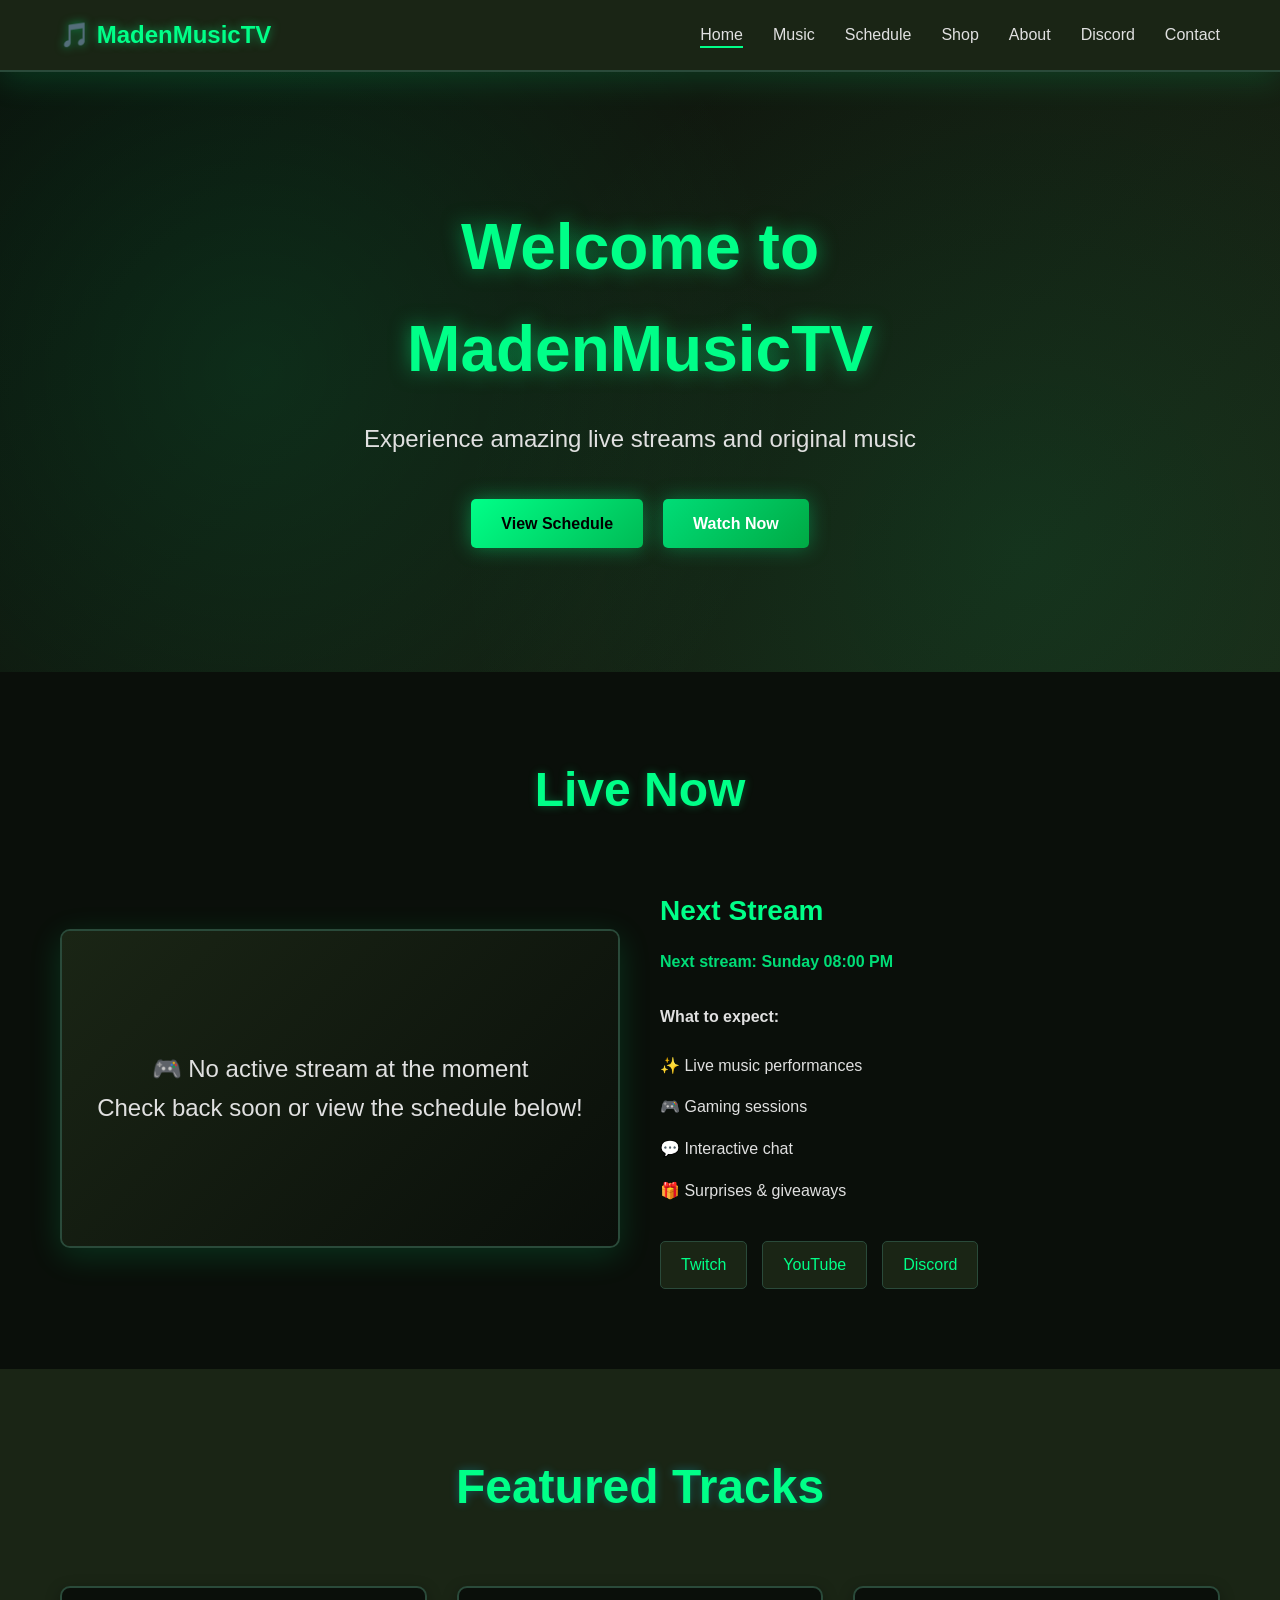
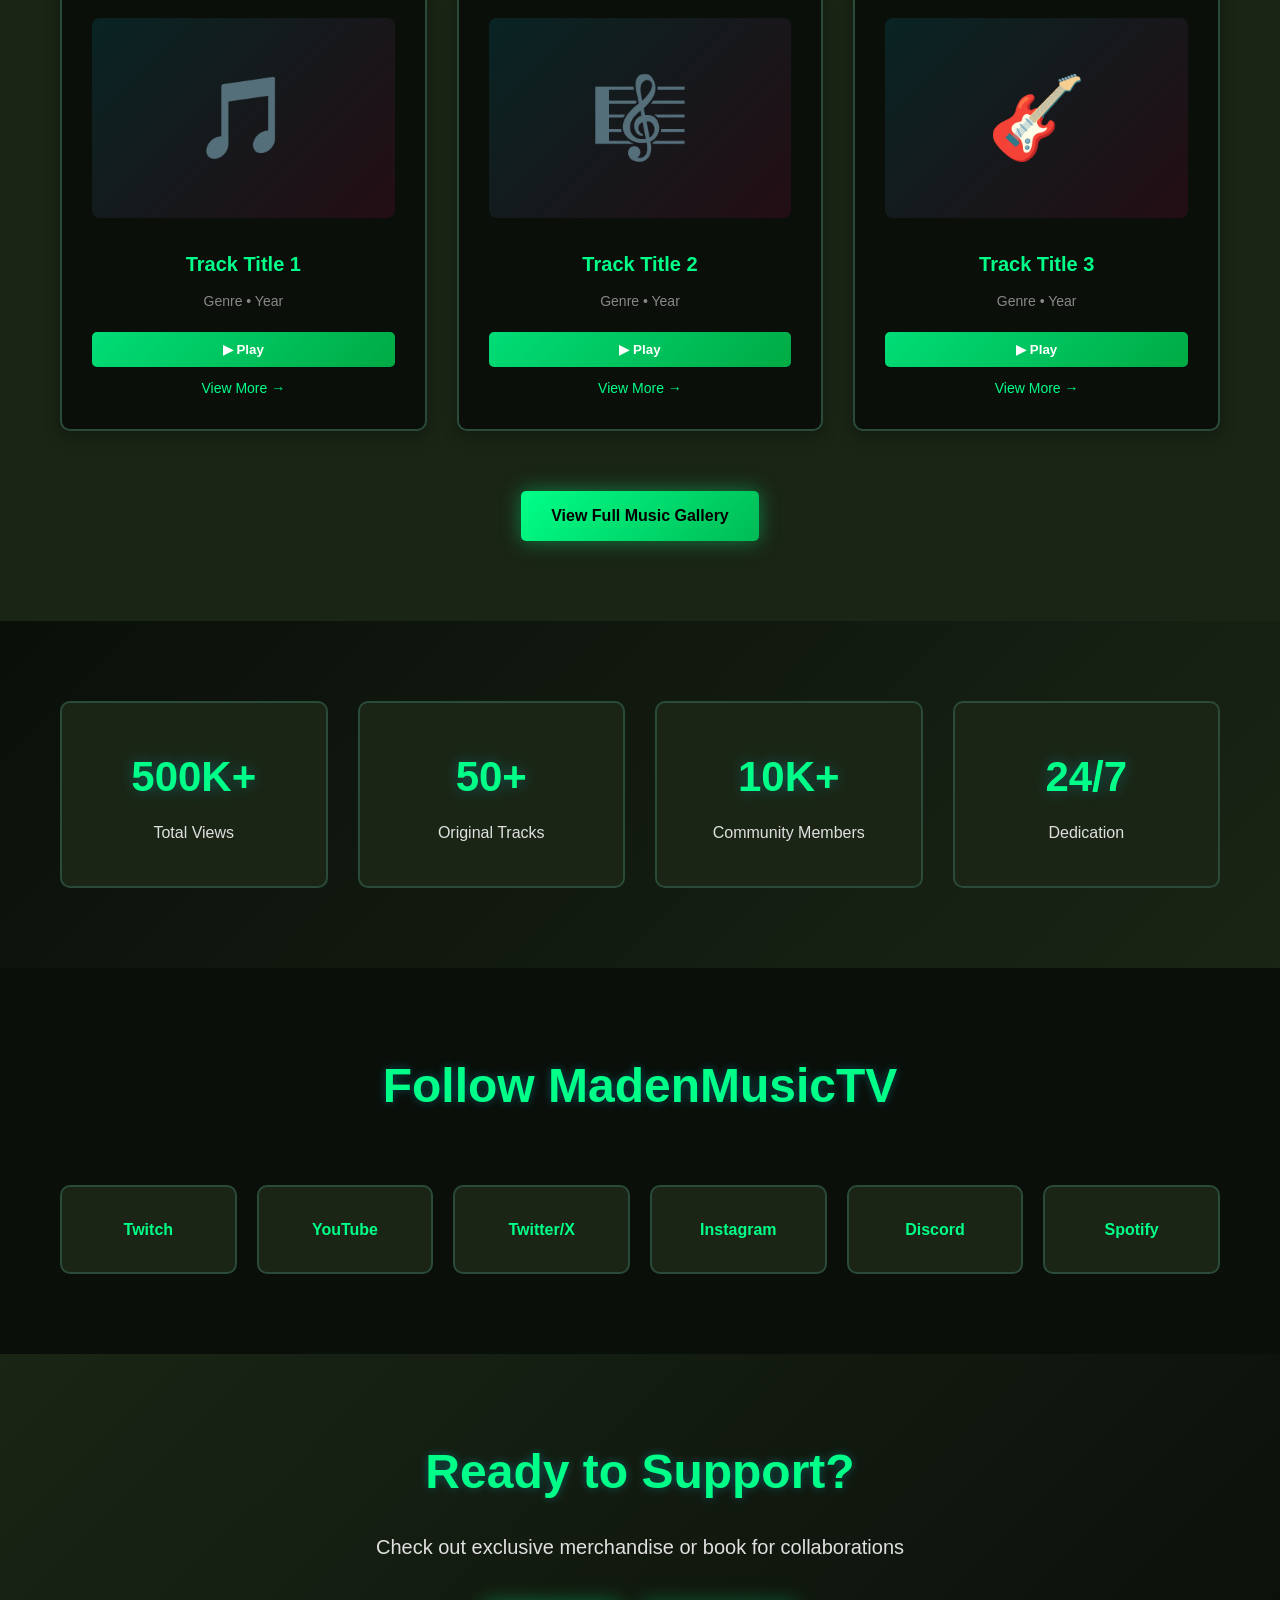
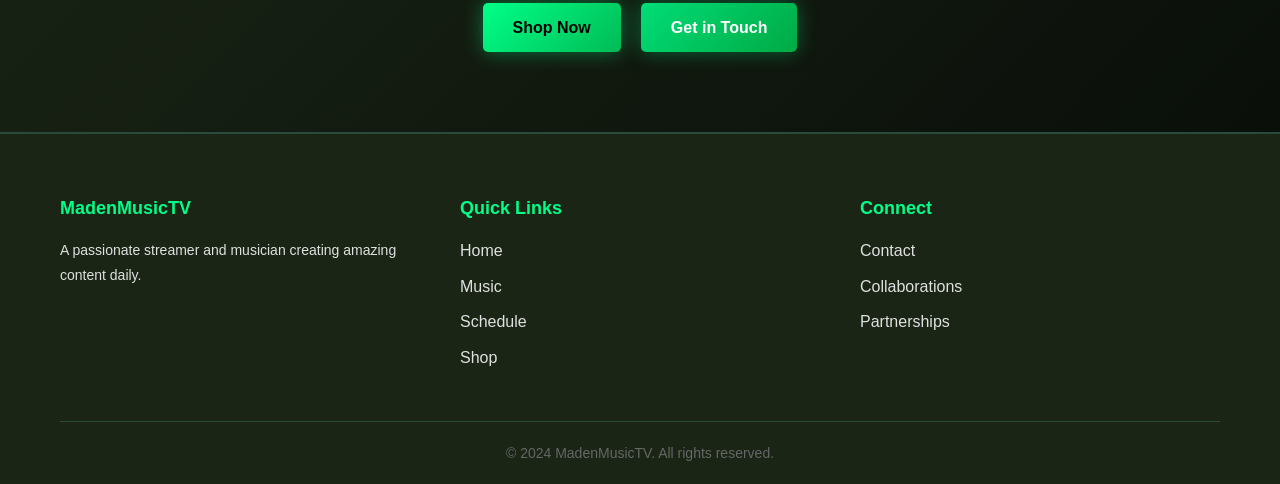
<file: index.html>
<!DOCTYPE html>
<html lang="en">
<head>
    <meta charset="UTF-8">
    <meta name="viewport" content="width=device-width, initial-scale=1.0">
    <title>MadenMusicTV - Streamer & Musician</title>
    <link rel="stylesheet" href="css/style.css">
    <link rel="stylesheet" href="css/pages.css">
</head>
<body>
    <!-- Navigation -->
    <nav class="navbar">
        <div class="nav-container">
            <div class="logo">
                <h1>🎵 MadenMusicTV</h1>
            </div>
            <ul class="nav-menu">
                <li><a href="index.html" class="active">Home</a></li>
                <li><a href="pages/music.html">Music</a></li>
                <li><a href="pages/schedule.html">Schedule</a></li>
                <li><a href="pages/shop.html">Shop</a></li>
                <li><a href="pages/about.html">About</a></li>
                <li><a href="pages/discord.html">Discord</a></li>
                <li><a href="pages/contact.html">Contact</a></li>
            </ul>
            <div class="hamburger">
                <span></span>
                <span></span>
                <span></span>
            </div>
        </div>
    </nav>

    <!-- Hero Section -->
    <section class="hero">
        <div class="hero-content">
            <h1>Welcome to MadenMusicTV</h1>
            <p>Experience amazing live streams and original music</p>
            <div class="hero-buttons">
                <a href="pages/schedule.html" class="btn btn-primary">View Schedule</a>
                <a href="#live-now" class="btn btn-secondary">Watch Now</a>
            </div>
        </div>
        <div class="hero-background"></div>
    </section>

    <!-- Live Stream Section -->
    <section id="live-now" class="live-stream">
        <div class="container">
            <h2>Live Now</h2>
            <div class="live-container">
                <div class="live-embed">
                    <div class="placeholder-embed">
                        <p>🎮 No active stream at the moment</p>
                        <p>Check back soon or view the schedule below!</p>
                    </div>
                </div>
                <div class="live-info">
                    <h3>Next Stream</h3>
                    <p class="next-stream-time">Loading schedule...</p>
                    <h4>What to expect:</h4>
                    <ul>
                        <li>✨ Live music performances</li>
                        <li>🎮 Gaming sessions</li>
                        <li>💬 Interactive chat</li>
                        <li>🎁 Surprises & giveaways</li>
                    </ul>
                    <div class="social-links-inline">
                        <a href="#" class="social-btn">Twitch</a>
                        <a href="#" class="social-btn">YouTube</a>
                        <a href="#" class="social-btn">Discord</a>
                    </div>
                </div>
            </div>
        </div>
    </section>

    <!-- Featured Music -->
    <section class="featured-music">
        <div class="container">
            <h2>Featured Tracks</h2>
            <div class="music-grid">
                <div class="music-card">
                    <div class="music-cover">🎵</div>
                    <h3>Track Title 1</h3>
                    <p>Genre • Year</p>
                    <div class="music-controls">
                        <button class="play-btn">▶ Play</button>
                        <a href="pages/music.html" class="more-link">View More →</a>
                    </div>
                </div>
                <div class="music-card">
                    <div class="music-cover">🎼</div>
                    <h3>Track Title 2</h3>
                    <p>Genre • Year</p>
                    <div class="music-controls">
                        <button class="play-btn">▶ Play</button>
                        <a href="pages/music.html" class="more-link">View More →</a>
                    </div>
                </div>
                <div class="music-card">
                    <div class="music-cover">🎸</div>
                    <h3>Track Title 3</h3>
                    <p>Genre • Year</p>
                    <div class="music-controls">
                        <button class="play-btn">▶ Play</button>
                        <a href="pages/music.html" class="more-link">View More →</a>
                    </div>
                </div>
            </div>
            <div class="view-all-btn">
                <a href="pages/music.html" class="btn btn-primary">View Full Music Gallery</a>
            </div>
        </div>
    </section>

    <!-- Stats Section -->
    <section class="stats">
        <div class="container">
            <div class="stat-card">
                <h3>500K+</h3>
                <p>Total Views</p>
            </div>
            <div class="stat-card">
                <h3>50+</h3>
                <p>Original Tracks</p>
            </div>
            <div class="stat-card">
                <h3>10K+</h3>
                <p>Community Members</p>
            </div>
            <div class="stat-card">
                <h3>24/7</h3>
                <p>Dedication</p>
            </div>
        </div>
    </section>

    <!-- Social Media Links -->
    <section class="social-section">
        <div class="container">
            <h2>Follow MadenMusicTV</h2>
            <div class="social-links">
                <a href="https://twitch.tv" target="_blank" class="social-icon">
                    <span>Twitch</span>
                </a>
                <a href="https://youtube.com" target="_blank" class="social-icon">
                    <span>YouTube</span>
                </a>
                <a href="https://twitter.com" target="_blank" class="social-icon">
                    <span>Twitter/X</span>
                </a>
                <a href="https://instagram.com" target="_blank" class="social-icon">
                    <span>Instagram</span>
                </a>
                <a href="https://discord.gg" target="_blank" class="social-icon">
                    <span>Discord</span>
                </a>
                <a href="https://spotify.com" target="_blank" class="social-icon">
                    <span>Spotify</span>
                </a>
            </div>
        </div>
    </section>

    <!-- Call to Action -->
    <section class="cta">
        <div class="container">
            <h2>Ready to Support?</h2>
            <p>Check out exclusive merchandise or book for collaborations</p>
            <div class="cta-buttons">
                <a href="pages/shop.html" class="btn btn-primary">Shop Now</a>
                <a href="pages/contact.html" class="btn btn-secondary">Get in Touch</a>
            </div>
        </div>
    </section>

    <!-- Footer -->
    <footer class="footer">
        <div class="container">
            <div class="footer-content">
                <div class="footer-section">
                    <h4>MadenMusicTV</h4>
                    <p>A passionate streamer and musician creating amazing content daily.</p>
                </div>
                <div class="footer-section">
                    <h4>Quick Links</h4>
                    <ul>
                        <li><a href="index.html">Home</a></li>
                        <li><a href="pages/music.html">Music</a></li>
                        <li><a href="pages/schedule.html">Schedule</a></li>
                        <li><a href="pages/shop.html">Shop</a></li>
                    </ul>
                </div>
                <div class="footer-section">
                    <h4>Connect</h4>
                    <ul>
                        <li><a href="pages/contact.html">Contact</a></li>
                        <li><a href="#">Collaborations</a></li>
                        <li><a href="#">Partnerships</a></li>
                    </ul>
                </div>
            </div>
            <div class="footer-bottom">
                <p>&copy; 2024 MadenMusicTV. All rights reserved.</p>
            </div>
        </div>
    </footer>

    <script src="js/script.js"></script>
</body>
</html>
</file>
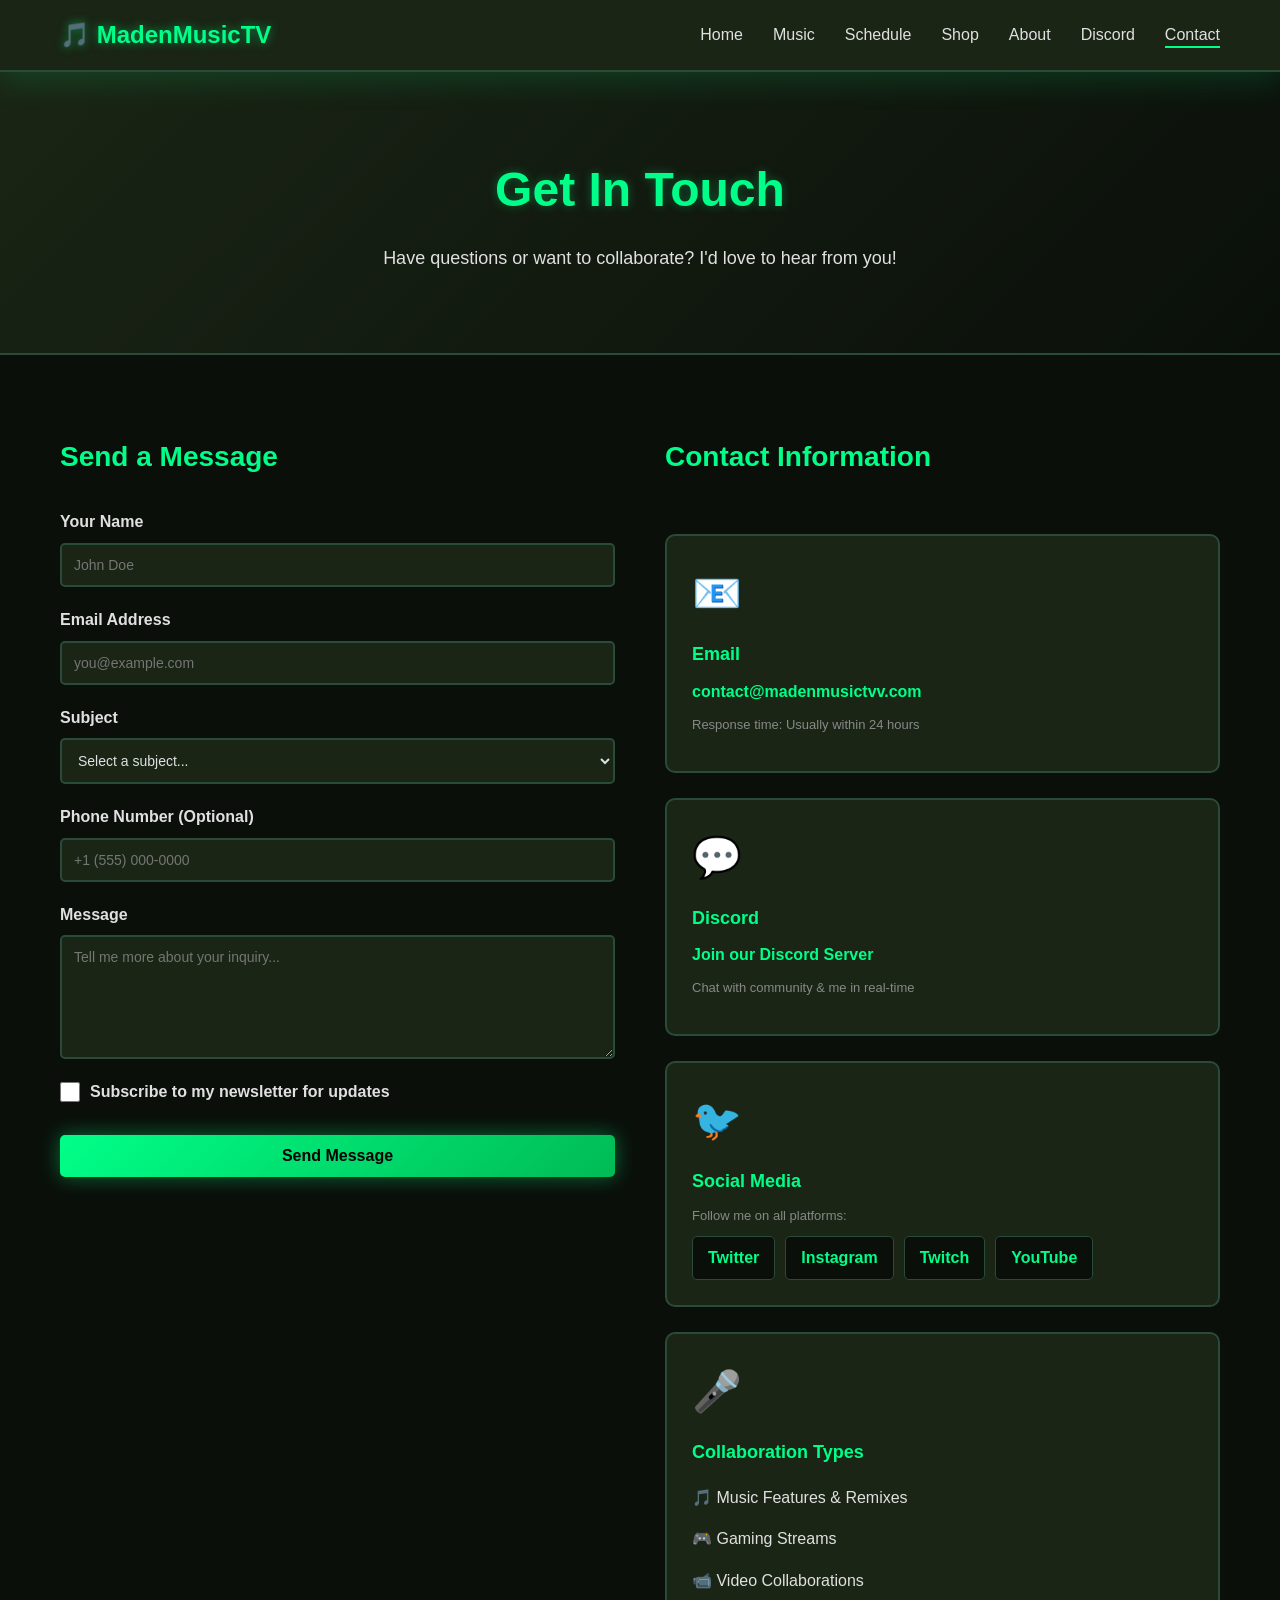
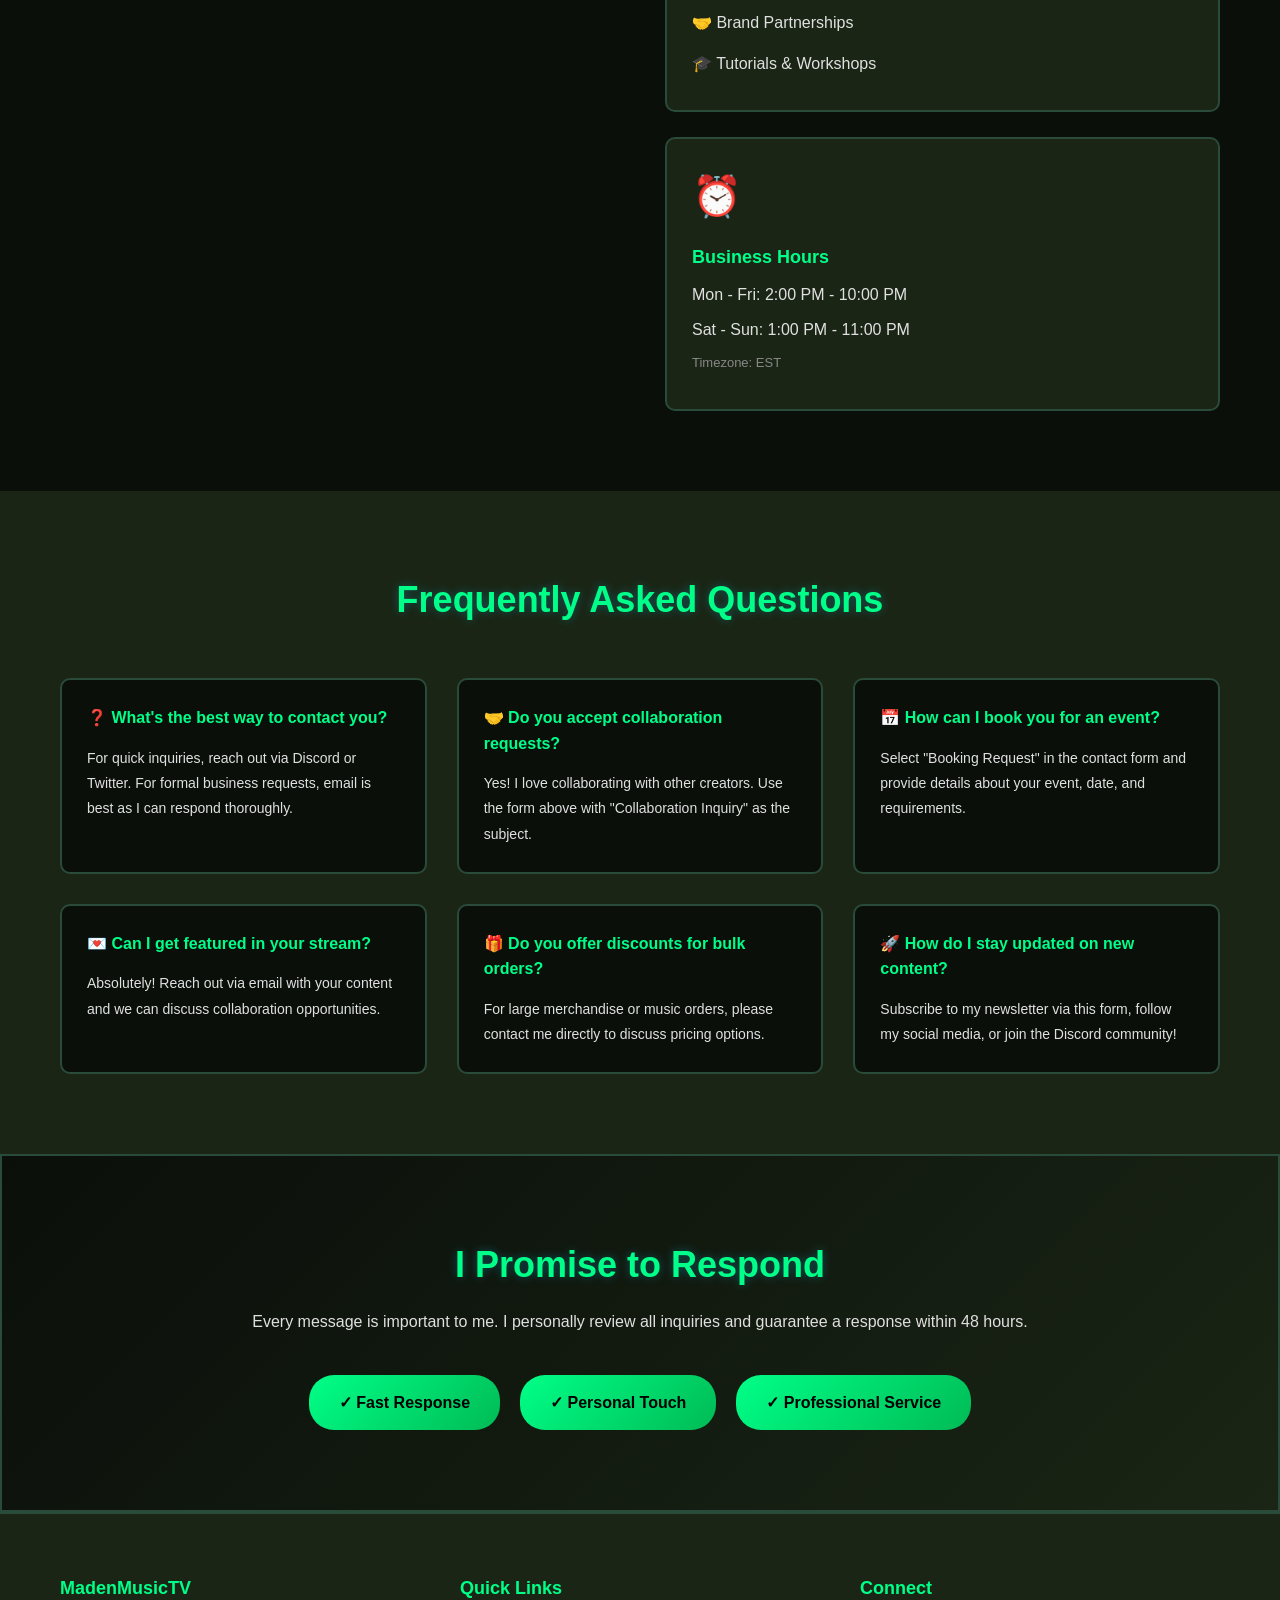
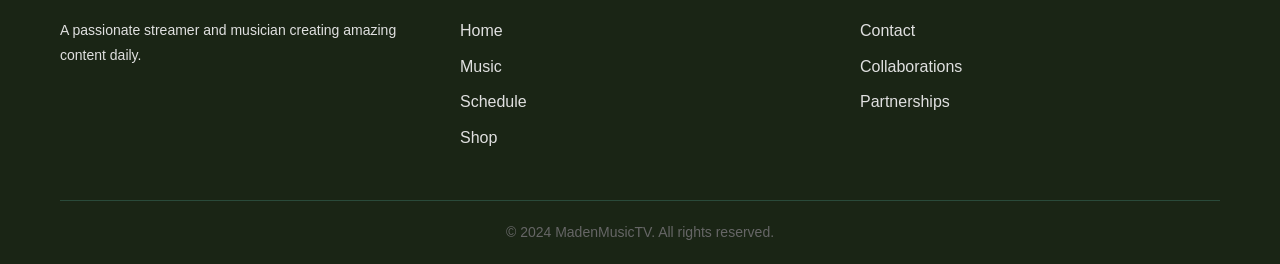
<file: pages/contact.html>
<!DOCTYPE html>
<html lang="en">
<head>
    <meta charset="UTF-8">
    <meta name="viewport" content="width=device-width, initial-scale=1.0">
    <title>Contact - MadenMusicTV</title>
    <link rel="stylesheet" href="../css/style.css">
    <link rel="stylesheet" href="../css/pages.css">
</head>
<body>
    <!-- Navigation -->
    <nav class="navbar">
        <div class="nav-container">
            <div class="logo">
                <h1>🎵 MadenMusicTV</h1>
            </div>
            <ul class="nav-menu">
                <li><a href="../index.html">Home</a></li>
                <li><a href="music.html">Music</a></li>
                <li><a href="schedule.html">Schedule</a></li>
                <li><a href="shop.html">Shop</a></li>
                <li><a href="about.html">About</a></li>
                <li><a href="discord.html">Discord</a></li>
                <li><a href="contact.html" class="active">Contact</a></li>
            </ul>
            <div class="hamburger">
                <span></span>
                <span></span>
                <span></span>
            </div>
        </div>
    </nav>

    <!-- Page Header -->
    <section class="page-header">
        <div class="container">
            <h1>Get In Touch</h1>
            <p>Have questions or want to collaborate? I'd love to hear from you!</p>
        </div>
    </section>

    <!-- Contact Section -->
    <section class="contact-section">
        <div class="container">
            <div class="contact-grid">
                <!-- Contact Form -->
                <div class="contact-form-wrapper">
                    <h2>Send a Message</h2>
                    <form id="contact-form" class="contact-form">
                        <div class="form-group">
                            <label for="name">Your Name</label>
                            <input 
                                type="text" 
                                id="name" 
                                name="name" 
                                required 
                                placeholder="John Doe"
                            >
                        </div>

                        <div class="form-group">
                            <label for="email">Email Address</label>
                            <input 
                                type="email" 
                                id="email" 
                                name="email" 
                                required 
                                placeholder="you@example.com"
                            >
                        </div>

                        <div class="form-group">
                            <label for="subject">Subject</label>
                            <select id="subject" name="subject" required>
                                <option value="">Select a subject...</option>
                                <option value="collaboration">Collaboration Inquiry</option>
                                <option value="booking">Booking Request</option>
                                <option value="partnership">Partnership Opportunity</option>
                                <option value="support">Technical Support</option>
                                <option value="feedback">Feedback</option>
                                <option value="other">Other</option>
                            </select>
                        </div>

                        <div class="form-group">
                            <label for="phone">Phone Number (Optional)</label>
                            <input 
                                type="tel" 
                                id="phone" 
                                name="phone" 
                                placeholder="+1 (555) 000-0000"
                            >
                        </div>

                        <div class="form-group">
                            <label for="message">Message</label>
                            <textarea 
                                id="message" 
                                name="message" 
                                rows="6" 
                                required 
                                placeholder="Tell me more about your inquiry..."
                            ></textarea>
                        </div>

                        <div class="form-group checkbox">
                            <input 
                                type="checkbox" 
                                id="newsletter" 
                                name="newsletter"
                            >
                            <label for="newsletter">Subscribe to my newsletter for updates</label>
                        </div>

                        <button type="submit" class="btn btn-primary">Send Message</button>
                    </form>
                </div>

                <!-- Contact Info -->
                <div class="contact-info-wrapper">
                    <h2>Contact Information</h2>
                    
                    <div class="contact-info-card">
                        <div class="info-icon">📧</div>
                        <h3>Email</h3>
                        <p><a href="mailto:contact@madenmusictvv.com">contact@madenmusictvv.com</a></p>
                        <p class="info-desc">Response time: Usually within 24 hours</p>
                    </div>

                    <div class="contact-info-card">
                        <div class="info-icon">💬</div>
                        <h3>Discord</h3>
                        <p><a href="https://discord.gg/madenmusicvv" target="_blank">Join our Discord Server</a></p>
                        <p class="info-desc">Chat with community & me in real-time</p>
                    </div>

                    <div class="contact-info-card">
                        <div class="info-icon">🐦</div>
                        <h3>Social Media</h3>
                        <p class="info-desc">Follow me on all platforms:</p>
                        <div class="social-links-contact">
                            <a href="https://twitter.com" target="_blank">Twitter</a>
                            <a href="https://instagram.com" target="_blank">Instagram</a>
                            <a href="https://twitch.tv" target="_blank">Twitch</a>
                            <a href="https://youtube.com" target="_blank">YouTube</a>
                        </div>
                    </div>

                    <div class="contact-info-card">
                        <div class="info-icon">🎤</div>
                        <h3>Collaboration Types</h3>
                        <ul class="collab-types">
                            <li>🎵 Music Features & Remixes</li>
                            <li>🎮 Gaming Streams</li>
                            <li>📹 Video Collaborations</li>
                            <li>🤝 Brand Partnerships</li>
                            <li>🎓 Tutorials & Workshops</li>
                        </ul>
                    </div>

                    <div class="contact-info-card">
                        <div class="info-icon">⏰</div>
                        <h3>Business Hours</h3>
                        <p>Mon - Fri: 2:00 PM - 10:00 PM</p>
                        <p>Sat - Sun: 1:00 PM - 11:00 PM</p>
                        <p class="info-desc">Timezone: EST</p>
                    </div>
                </div>
            </div>
        </div>
    </section>

    <!-- FAQ Section -->
    <section class="faq-section">
        <div class="container">
            <h2>Frequently Asked Questions</h2>
            <div class="faq-grid">
                <div class="faq-item">
                    <h3>❓ What's the best way to contact you?</h3>
                    <p>For quick inquiries, reach out via Discord or Twitter. For formal business requests, email is best as I can respond thoroughly.</p>
                </div>

                <div class="faq-item">
                    <h3>🤝 Do you accept collaboration requests?</h3>
                    <p>Yes! I love collaborating with other creators. Use the form above with "Collaboration Inquiry" as the subject.</p>
                </div>

                <div class="faq-item">
                    <h3>📅 How can I book you for an event?</h3>
                    <p>Select "Booking Request" in the contact form and provide details about your event, date, and requirements.</p>
                </div>

                <div class="faq-item">
                    <h3>💌 Can I get featured in your stream?</h3>
                    <p>Absolutely! Reach out via email with your content and we can discuss collaboration opportunities.</p>
                </div>

                <div class="faq-item">
                    <h3>🎁 Do you offer discounts for bulk orders?</h3>
                    <p>For large merchandise or music orders, please contact me directly to discuss pricing options.</p>
                </div>

                <div class="faq-item">
                    <h3>🚀 How do I stay updated on new content?</h3>
                    <p>Subscribe to my newsletter via this form, follow my social media, or join the Discord community!</p>
                </div>
            </div>
        </div>
    </section>

    <!-- Response Guarantee -->
    <section class="response-guarantee">
        <div class="container">
            <h2>I Promise to Respond</h2>
            <p>Every message is important to me. I personally review all inquiries and guarantee a response within 48 hours.</p>
            <div class="guarantee-badges">
                <div class="badge">✓ Fast Response</div>
                <div class="badge">✓ Personal Touch</div>
                <div class="badge">✓ Professional Service</div>
            </div>
        </div>
    </section>

    <!-- Footer -->
    <footer class="footer">
        <div class="container">
            <div class="footer-content">
                <div class="footer-section">
                    <h4>MadenMusicTV</h4>
                    <p>A passionate streamer and musician creating amazing content daily.</p>
                </div>
                <div class="footer-section">
                    <h4>Quick Links</h4>
                    <ul>
                        <li><a href="../index.html">Home</a></li>
                        <li><a href="music.html">Music</a></li>
                        <li><a href="schedule.html">Schedule</a></li>
                        <li><a href="shop.html">Shop</a></li>
                    </ul>
                </div>
                <div class="footer-section">
                    <h4>Connect</h4>
                    <ul>
                        <li><a href="contact.html">Contact</a></li>
                        <li><a href="#">Collaborations</a></li>
                        <li><a href="#">Partnerships</a></li>
                    </ul>
                </div>
            </div>
            <div class="footer-bottom">
                <p>&copy; 2024 MadenMusicTV. All rights reserved.</p>
            </div>
        </div>
    </footer>

    <script src="../js/script.js"></script>
    <script src="../js/contact.js"></script>
</body>
</html>
</file>
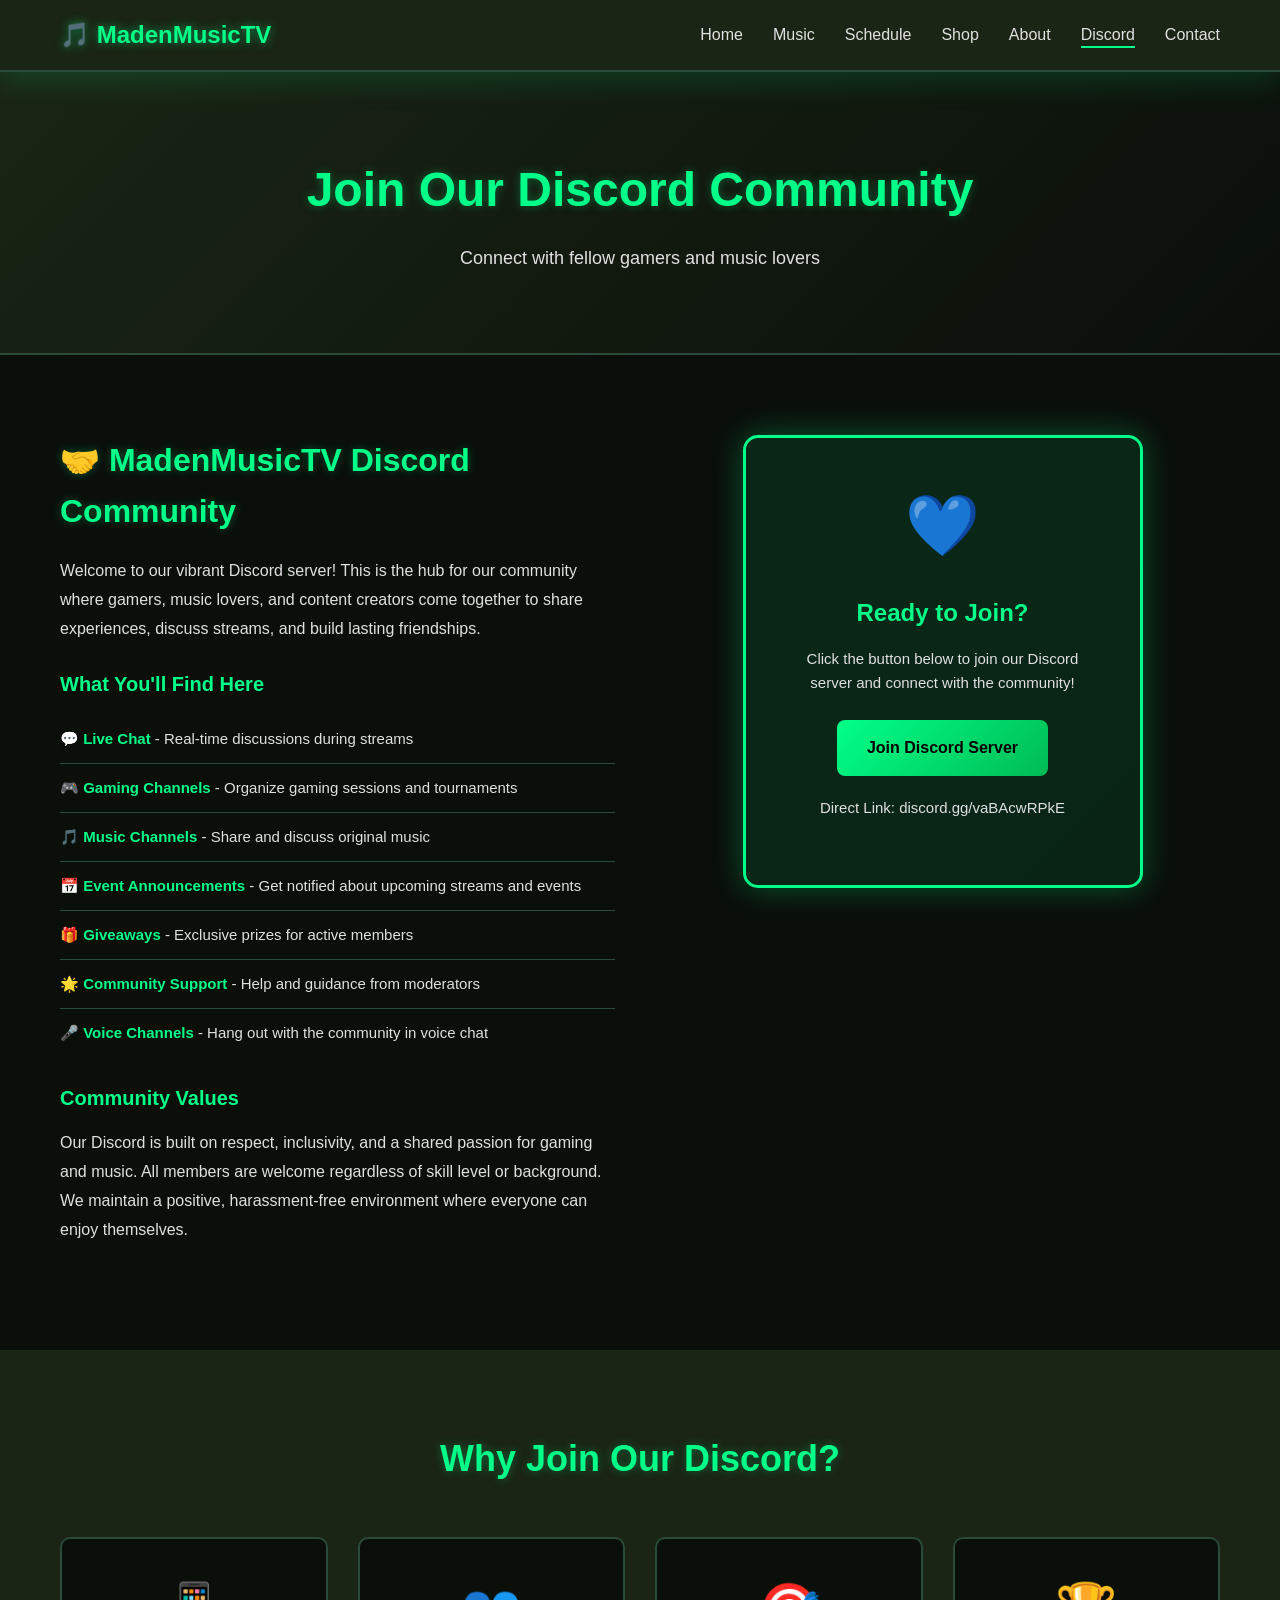
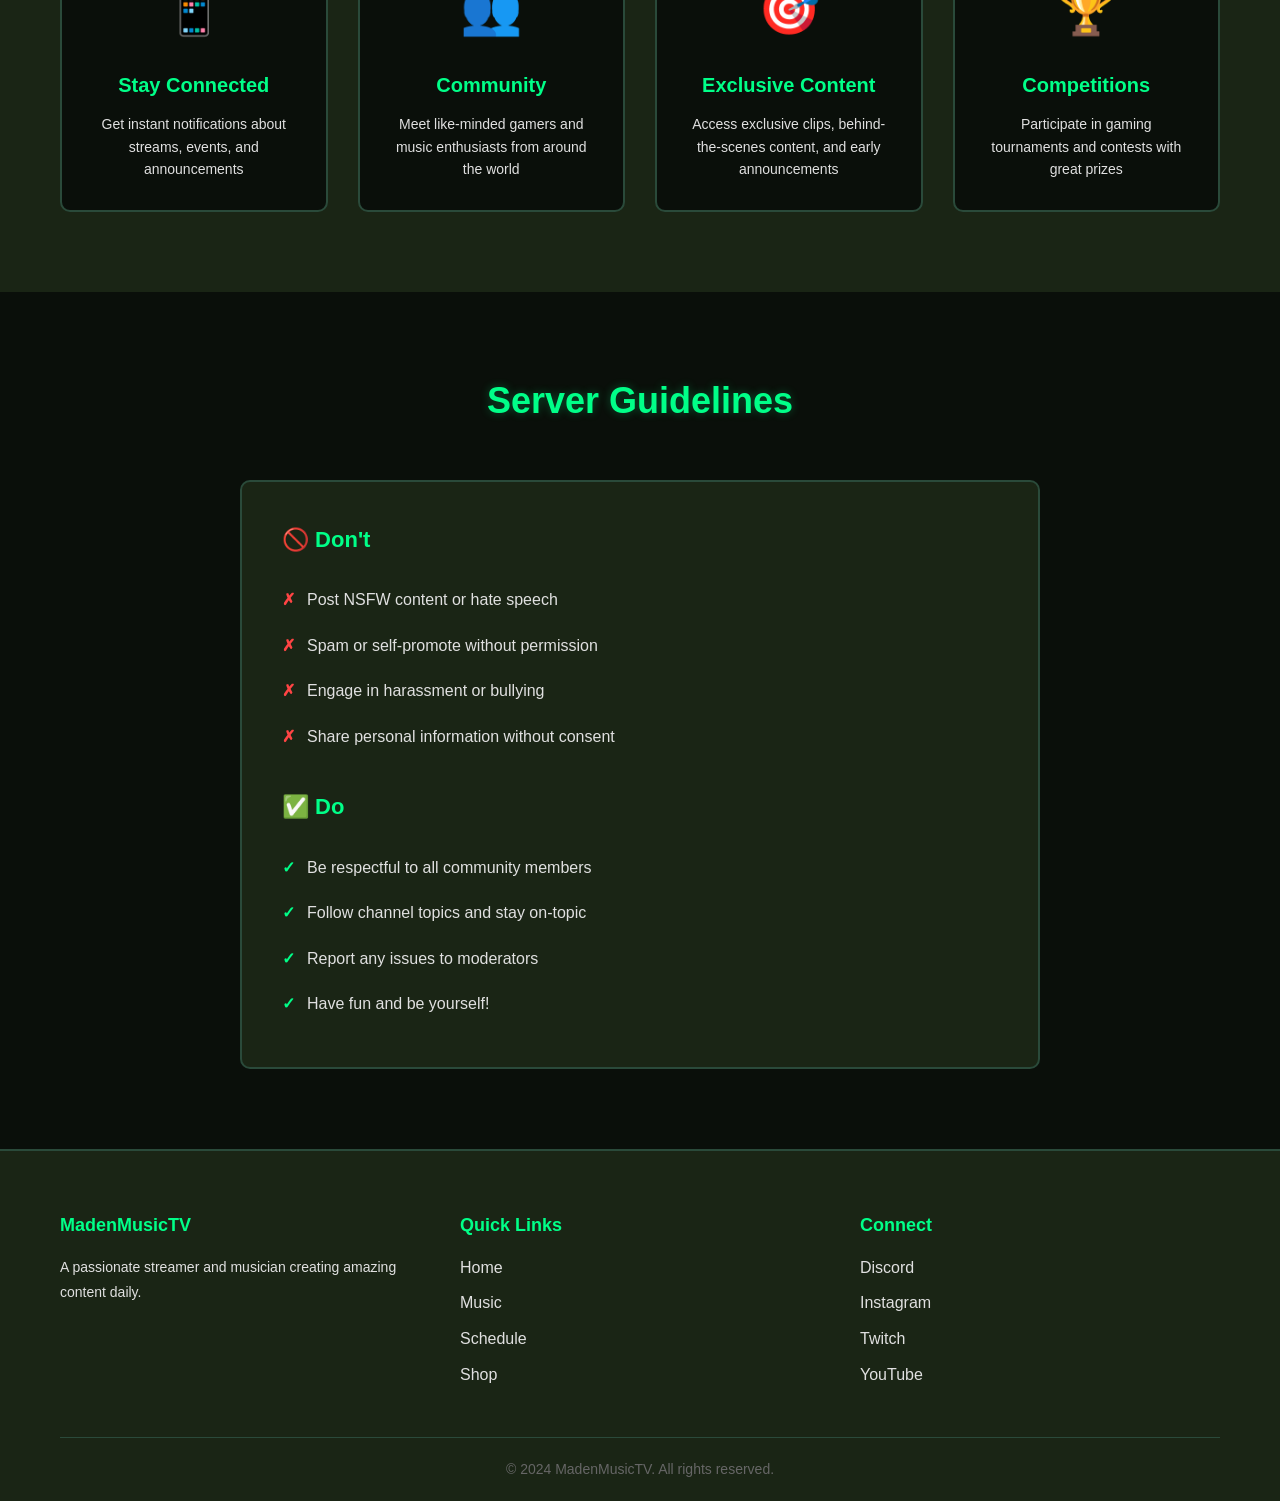
<file: pages/discord.html>
<!DOCTYPE html>
<html lang="en">
<head>
    <meta charset="UTF-8">
    <meta name="viewport" content="width=device-width, initial-scale=1.0">
    <title>Discord Community - MadenMusicTV</title>
    <link rel="stylesheet" href="../css/style.css">
    <link rel="stylesheet" href="../css/pages.css">
</head>
<body>
    <!-- Navigation -->
    <nav class="navbar">
        <div class="nav-container">
            <div class="logo">
                <h1>🎵 MadenMusicTV</h1>
            </div>
            <ul class="nav-menu">
                <li><a href="../index.html">Home</a></li>
                <li><a href="music.html">Music</a></li>
                <li><a href="schedule.html">Schedule</a></li>
                <li><a href="shop.html">Shop</a></li>
                <li><a href="about.html">About</a></li>
                <li><a href="discord.html" class="active">Discord</a></li>
                <li><a href="contact.html">Contact</a></li>
            </ul>
            <div class="hamburger">
                <span></span>
                <span></span>
                <span></span>
            </div>
        </div>
    </nav>

    <!-- Page Header -->
    <section class="page-header">
        <div class="container">
            <h1>Join Our Discord Community</h1>
            <p>Connect with fellow gamers and music lovers</p>
        </div>
    </section>

    <!-- Discord Section -->
    <section class="discord-section">
        <div class="container">
            <div class="discord-content">
                <div class="discord-info">
                    <h2>🤝 MadenMusicTV Discord Community</h2>
                    <p>Welcome to our vibrant Discord server! This is the hub for our community where gamers, music lovers, and content creators come together to share experiences, discuss streams, and build lasting friendships.</p>
                    
                    <h3>What You'll Find Here</h3>
                    <ul class="discord-features">
                        <li>💬 <strong>Live Chat</strong> - Real-time discussions during streams</li>
                        <li>🎮 <strong>Gaming Channels</strong> - Organize gaming sessions and tournaments</li>
                        <li>🎵 <strong>Music Channels</strong> - Share and discuss original music</li>
                        <li>📅 <strong>Event Announcements</strong> - Get notified about upcoming streams and events</li>
                        <li>🎁 <strong>Giveaways</strong> - Exclusive prizes for active members</li>
                        <li>🌟 <strong>Community Support</strong> - Help and guidance from moderators</li>
                        <li>🎤 <strong>Voice Channels</strong> - Hang out with the community in voice chat</li>
                    </ul>
                    
                    <h3>Community Values</h3>
                    <p>Our Discord is built on respect, inclusivity, and a shared passion for gaming and music. All members are welcome regardless of skill level or background. We maintain a positive, harassment-free environment where everyone can enjoy themselves.</p>
                </div>
                
                <div class="discord-join">
                    <div class="discord-card">
                        <div class="discord-icon">💙</div>
                        <h3>Ready to Join?</h3>
                        <p>Click the button below to join our Discord server and connect with the community!</p>
                        <a href="https://discord.gg/vaBAcwRPkE" class="discord-btn" target="_blank">Join Discord Server</a>
                        <p class="discord-link-text">Direct Link: discord.gg/vaBAcwRPkE</p>
                    </div>
                </div>
            </div>
        </div>
    </section>

    <!-- Benefits Section -->
    <section class="discord-benefits">
        <div class="container">
            <h2>Why Join Our Discord?</h2>
            <div class="benefits-grid">
                <div class="benefit-card">
                    <div class="benefit-icon">📱</div>
                    <h3>Stay Connected</h3>
                    <p>Get instant notifications about streams, events, and announcements</p>
                </div>
                <div class="benefit-card">
                    <div class="benefit-icon">👥</div>
                    <h3>Community</h3>
                    <p>Meet like-minded gamers and music enthusiasts from around the world</p>
                </div>
                <div class="benefit-card">
                    <div class="benefit-icon">🎯</div>
                    <h3>Exclusive Content</h3>
                    <p>Access exclusive clips, behind-the-scenes content, and early announcements</p>
                </div>
                <div class="benefit-card">
                    <div class="benefit-icon">🏆</div>
                    <h3>Competitions</h3>
                    <p>Participate in gaming tournaments and contests with great prizes</p>
                </div>
            </div>
        </div>
    </section>

    <!-- Rules Section -->
    <section class="discord-rules">
        <div class="container">
            <h2>Server Guidelines</h2>
            <div class="rules-content">
                <h3>🚫 Don't</h3>
                <ul>
                    <li>Post NSFW content or hate speech</li>
                    <li>Spam or self-promote without permission</li>
                    <li>Engage in harassment or bullying</li>
                    <li>Share personal information without consent</li>
                </ul>
                
                <h3>✅ Do</h3>
                <ul>
                    <li>Be respectful to all community members</li>
                    <li>Follow channel topics and stay on-topic</li>
                    <li>Report any issues to moderators</li>
                    <li>Have fun and be yourself!</li>
                </ul>
            </div>
        </div>
    </section>

    <!-- Footer -->
    <footer class="footer">
        <div class="container">
            <div class="footer-content">
                <div class="footer-section">
                    <h4>MadenMusicTV</h4>
                    <p>A passionate streamer and musician creating amazing content daily.</p>
                </div>
                <div class="footer-section">
                    <h4>Quick Links</h4>
                    <ul>
                        <li><a href="../index.html">Home</a></li>
                        <li><a href="music.html">Music</a></li>
                        <li><a href="schedule.html">Schedule</a></li>
                        <li><a href="shop.html">Shop</a></li>
                    </ul>
                </div>
                <div class="footer-section">
                    <h4>Connect</h4>
                    <ul>
                        <li><a href="https://discord.gg/vaBAcwRPkE" target="_blank">Discord</a></li>
                        <li><a href="https://instagram.com/m4d3nnn" target="_blank">Instagram</a></li>
                        <li><a href="#">Twitch</a></li>
                        <li><a href="#">YouTube</a></li>
                    </ul>
                </div>
            </div>
            <div class="footer-bottom">
                <p>&copy; 2024 MadenMusicTV. All rights reserved.</p>
            </div>
        </div>
    </footer>

    <script src="../js/script.js"></script>
</body>
</html>
</file>
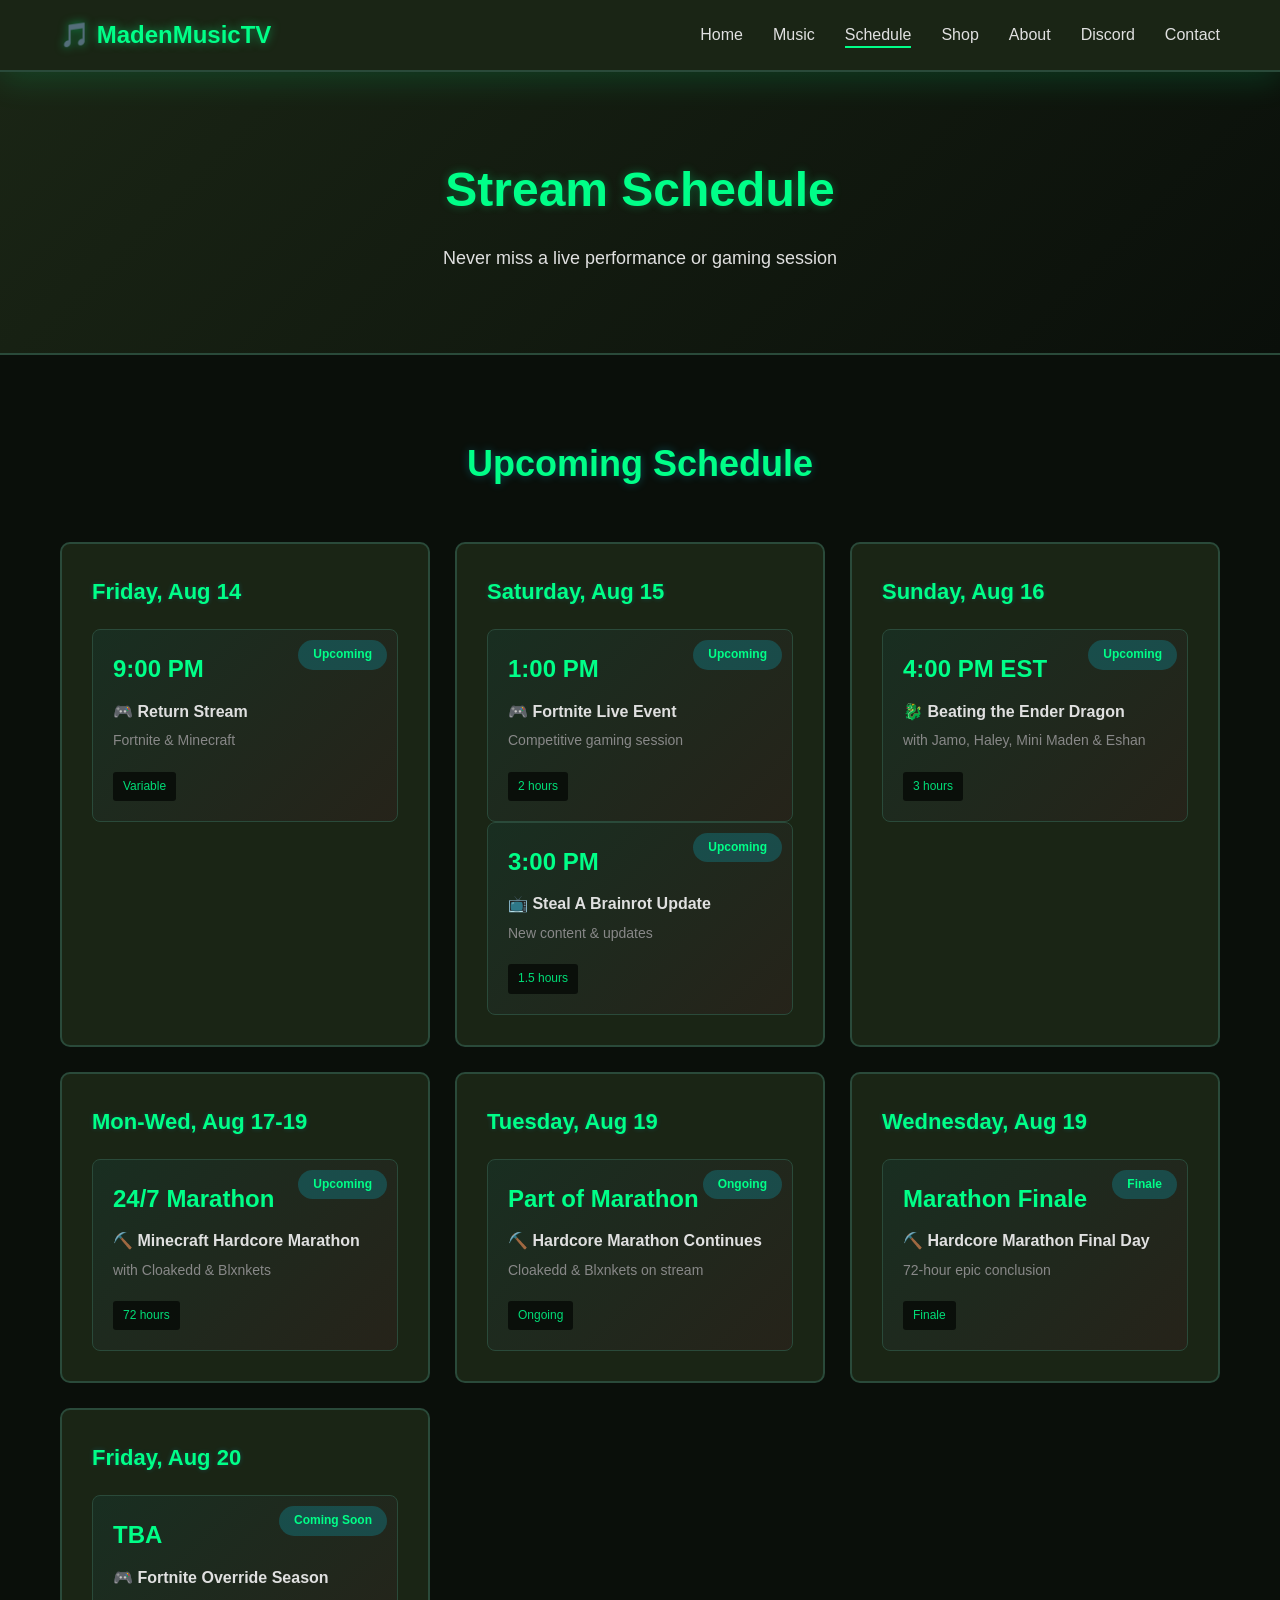
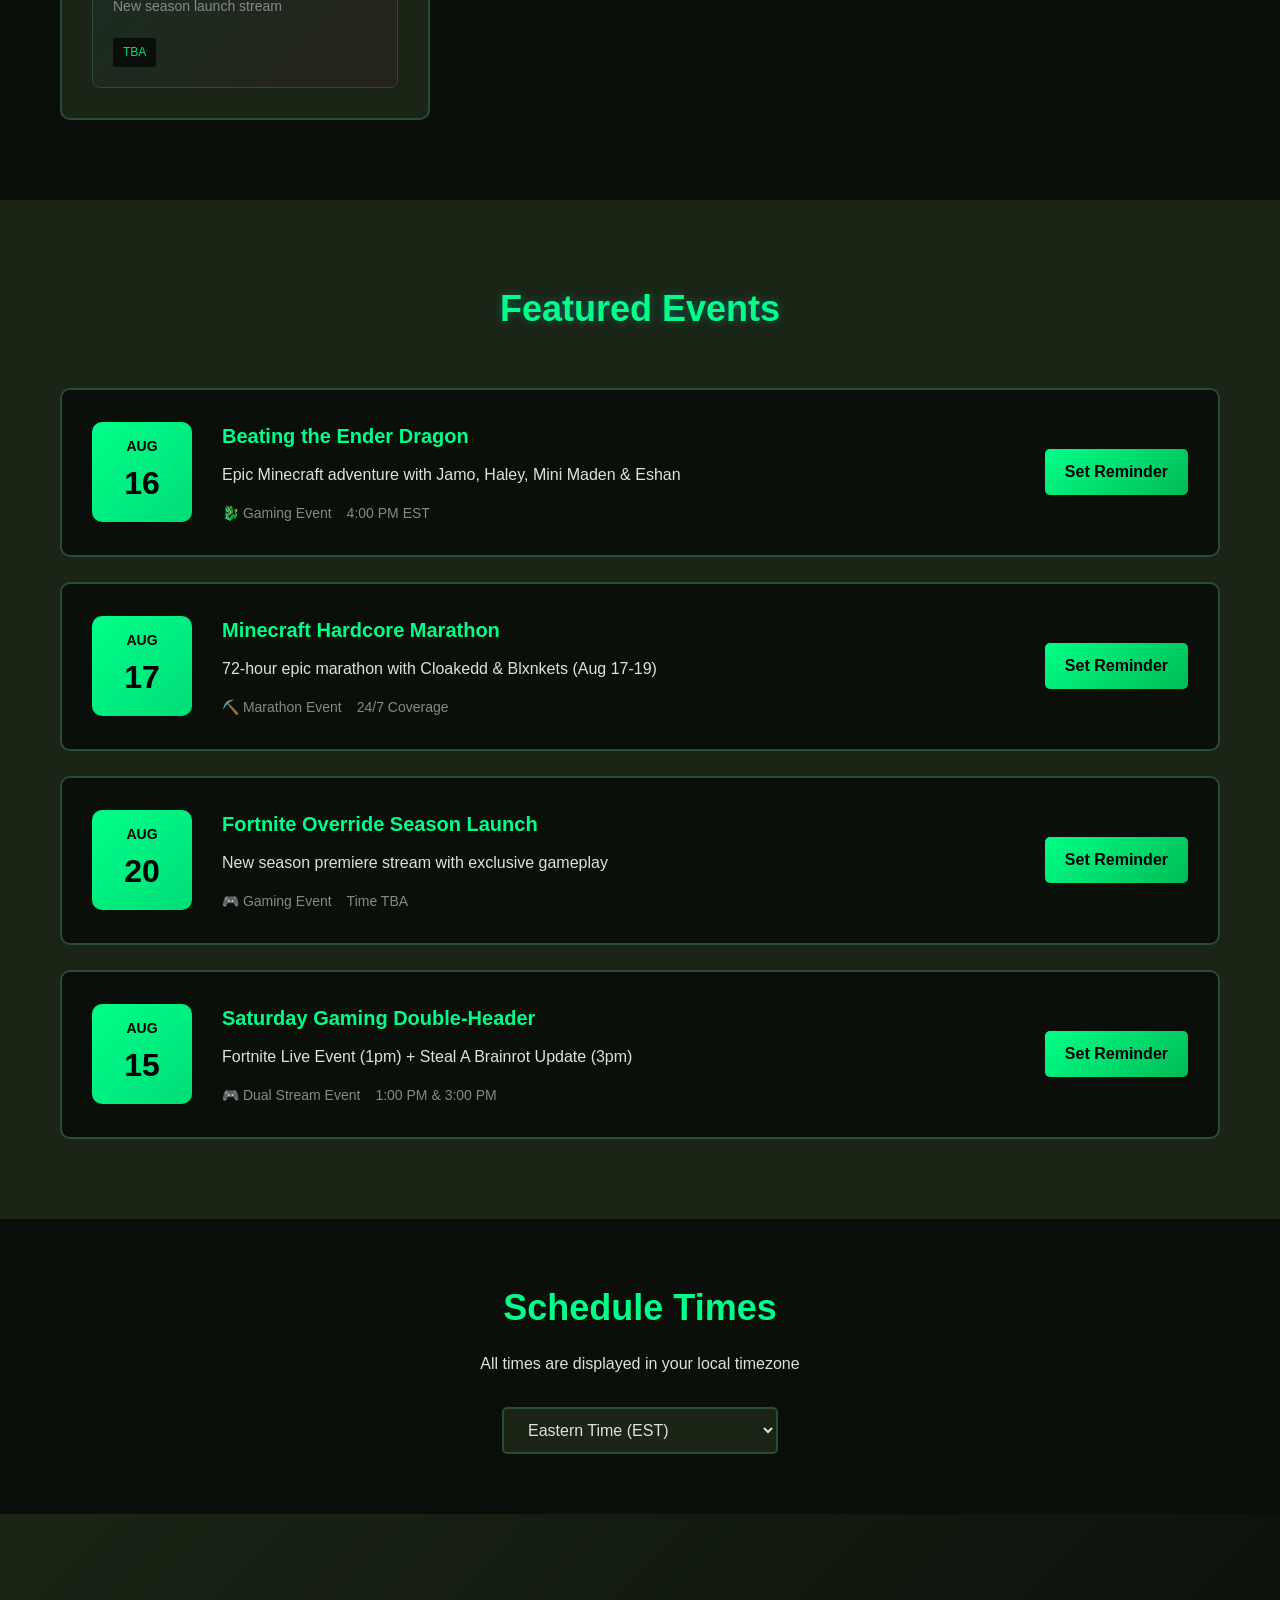
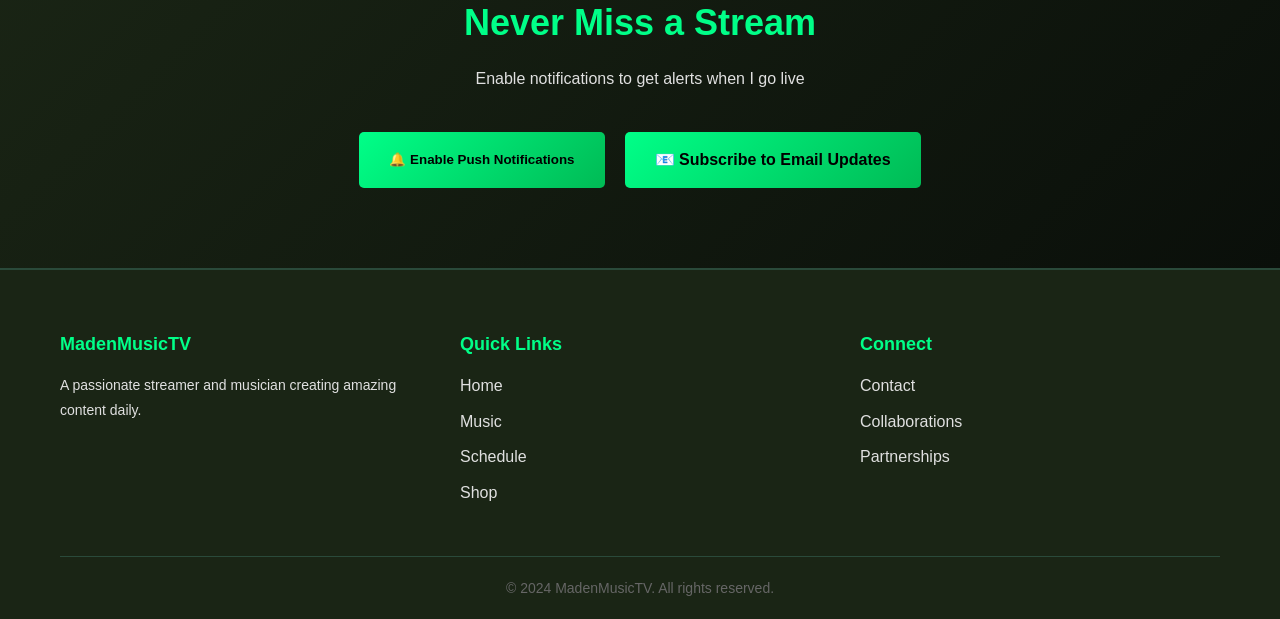
<file: pages/schedule.html>
<!DOCTYPE html>
<html lang="en">
<head>
    <meta charset="UTF-8">
    <meta name="viewport" content="width=device-width, initial-scale=1.0">
    <title>Stream Schedule - MadenMusicTV</title>
    <link rel="stylesheet" href="../css/style.css">
    <link rel="stylesheet" href="../css/pages.css">
</head>
<body>
    <!-- Navigation -->
    <nav class="navbar">
        <div class="nav-container">
            <div class="logo">
                <h1>🎵 MadenMusicTV</h1>
            </div>
            <ul class="nav-menu">
                <li><a href="../index.html">Home</a></li>
                <li><a href="music.html">Music</a></li>
                <li><a href="schedule.html" class="active">Schedule</a></li>
                <li><a href="shop.html">Shop</a></li>
                <li><a href="about.html">About</a></li>
                <li><a href="discord.html">Discord</a></li>
                <li><a href="contact.html">Contact</a></li>
            </ul>
            <div class="hamburger">
                <span></span>
                <span></span>
                <span></span>
            </div>
        </div>
    </nav>

    <!-- Page Header -->
    <section class="page-header">
        <div class="container">
            <h1>Stream Schedule</h1>
            <p>Never miss a live performance or gaming session</p>
        </div>
    </section>

    <!-- Weekly Schedule -->
    <section class="schedule-section">
        <div class="container">
            <h2>Upcoming Schedule</h2>
            
            <div class="schedule-grid">
                <!-- Friday Aug 14 -->
                <div class="day-card">
                    <h3>Friday, Aug 14</h3>
                    <div class="stream-slot">
                        <div class="stream-time">9:00 PM</div>
                        <div class="stream-details">
                            <h4>🎮 Return Stream</h4>
                            <p>Fortnite & Minecraft</p>
                            <span class="duration">Variable</span>
                        </div>
                        <span class="status upcoming">Upcoming</span>
                    </div>
                </div>

                <!-- Saturday Aug 15 - Part 1 -->
                <div class="day-card">
                    <h3>Saturday, Aug 15</h3>
                    <div class="stream-slot">
                        <div class="stream-time">1:00 PM</div>
                        <div class="stream-details">
                            <h4>🎮 Fortnite Live Event</h4>
                            <p>Competitive gaming session</p>
                            <span class="duration">2 hours</span>
                        </div>
                        <span class="status upcoming">Upcoming</span>
                    </div>
                    <div class="stream-slot">
                        <div class="stream-time">3:00 PM</div>
                        <div class="stream-details">
                            <h4>📺 Steal A Brainrot Update</h4>
                            <p>New content & updates</p>
                            <span class="duration">1.5 hours</span>
                        </div>
                        <span class="status upcoming">Upcoming</span>
                    </div>
                </div>

                <!-- Sunday Aug 16 -->
                <div class="day-card">
                    <h3>Sunday, Aug 16</h3>
                    <div class="stream-slot">
                        <div class="stream-time">4:00 PM EST</div>
                        <div class="stream-details">
                            <h4>🐉 Beating the Ender Dragon</h4>
                            <p>with Jamo, Haley, Mini Maden & Eshan</p>
                            <span class="duration">3 hours</span>
                        </div>
                        <span class="status upcoming">Upcoming</span>
                    </div>
                </div>

                <!-- Monday-Wednesday Aug 17-19 -->
                <div class="day-card">
                    <h3>Mon-Wed, Aug 17-19</h3>
                    <div class="stream-slot">
                        <div class="stream-time">24/7 Marathon</div>
                        <div class="stream-details">
                            <h4>⛏️ Minecraft Hardcore Marathon</h4>
                            <p>with Cloakedd & Blxnkets</p>
                            <span class="duration">72 hours</span>
                        </div>
                        <span class="status upcoming">Upcoming</span>
                    </div>
                </div>

                <!-- Tuesday Aug 19 -->
                <div class="day-card">
                    <h3>Tuesday, Aug 19</h3>
                    <div class="stream-slot">
                        <div class="stream-time">Part of Marathon</div>
                        <div class="stream-details">
                            <h4>⛏️ Hardcore Marathon Continues</h4>
                            <p>Cloakedd & Blxnkets on stream</p>
                            <span class="duration">Ongoing</span>
                        </div>
                        <span class="status upcoming">Ongoing</span>
                    </div>
                </div>

                <!-- Wednesday Aug 19 -->
                <div class="day-card">
                    <h3>Wednesday, Aug 19</h3>
                    <div class="stream-slot">
                        <div class="stream-time">Marathon Finale</div>
                        <div class="stream-details">
                            <h4>⛏️ Hardcore Marathon Final Day</h4>
                            <p>72-hour epic conclusion</p>
                            <span class="duration">Finale</span>
                        </div>
                        <span class="status upcoming">Finale</span>
                    </div>
                </div>

                <!-- Friday Aug 20 -->
                <div class="day-card">
                    <h3>Friday, Aug 20</h3>
                    <div class="stream-slot">
                        <div class="stream-time">TBA</div>
                        <div class="stream-details">
                            <h4>🎮 Fortnite Override Season</h4>
                            <p>New season launch stream</p>
                            <span class="duration">TBA</span>
                        </div>
                        <span class="status upcoming">Coming Soon</span>
                    </div>
                </div>
            </div>
        </div>
    </section>

    <!-- Upcoming Events -->
    <section class="upcoming-events">
        <div class="container">
            <h2>Featured Events</h2>
            
            <div class="events-list">
                <div class="event-card">
                    <div class="event-date">
                        <span class="month">AUG</span>
                        <span class="day">16</span>
                    </div>
                    <div class="event-info">
                        <h3>Beating the Ender Dragon</h3>
                        <p>Epic Minecraft adventure with Jamo, Haley, Mini Maden & Eshan</p>
                        <div class="event-meta">
                            <span>🐉 Gaming Event</span>
                            <span>4:00 PM EST</span>
                        </div>
                    </div>
                    <a href="#" class="set-reminder">Set Reminder</a>
                </div>

                <div class="event-card">
                    <div class="event-date">
                        <span class="month">AUG</span>
                        <span class="day">17</span>
                    </div>
                    <div class="event-info">
                        <h3>Minecraft Hardcore Marathon</h3>
                        <p>72-hour epic marathon with Cloakedd & Blxnkets (Aug 17-19)</p>
                        <div class="event-meta">
                            <span>⛏️ Marathon Event</span>
                            <span>24/7 Coverage</span>
                        </div>
                    </div>
                    <a href="#" class="set-reminder">Set Reminder</a>
                </div>

                <div class="event-card">
                    <div class="event-date">
                        <span class="month">AUG</span>
                        <span class="day">20</span>
                    </div>
                    <div class="event-info">
                        <h3>Fortnite Override Season Launch</h3>
                        <p>New season premiere stream with exclusive gameplay</p>
                        <div class="event-meta">
                            <span>🎮 Gaming Event</span>
                            <span>Time TBA</span>
                        </div>
                    </div>
                    <a href="#" class="set-reminder">Set Reminder</a>
                </div>

                <div class="event-card">
                    <div class="event-date">
                        <span class="month">AUG</span>
                        <span class="day">15</span>
                    </div>
                    <div class="event-info">
                        <h3>Saturday Gaming Double-Header</h3>
                        <p>Fortnite Live Event (1pm) + Steal A Brainrot Update (3pm)</p>
                        <div class="event-meta">
                            <span>🎮 Dual Stream Event</span>
                            <span>1:00 PM & 3:00 PM</span>
                        </div>
                    </div>
                    <a href="#" class="set-reminder">Set Reminder</a>
                </div>
            </div>
        </div>
    </section>

    <!-- Timezone Info -->
    <section class="timezone-info">
        <div class="container">
            <h2>Schedule Times</h2>
            <p>All times are displayed in your local timezone</p>
            <div class="tz-controls">
                <select id="timezone-select" class="tz-select">
                    <option value="EST">Eastern Time (EST)</option>
                    <option value="CST">Central Time (CST)</option>
                    <option value="MST">Mountain Time (MST)</option>
                    <option value="PST">Pacific Time (PST)</option>
                    <option value="GMT">GMT</option>
                    <option value="CET">Central European Time (CET)</option>
                    <option value="JST">Japan Standard Time (JST)</option>
                    <option value="AEST">Australian Eastern (AEST)</option>
                </select>
            </div>
        </div>
    </section>

    <!-- Subscribe / Notifications -->
    <section class="notifications-cta">
        <div class="container">
            <h2>Never Miss a Stream</h2>
            <p>Enable notifications to get alerts when I go live</p>
            <div class="notification-options">
                <button class="notif-btn">🔔 Enable Push Notifications</button>
                <a href="contact.html" class="notif-btn">📧 Subscribe to Email Updates</a>
            </div>
        </div>
    </section>

    <!-- Footer -->
    <footer class="footer">
        <div class="container">
            <div class="footer-content">
                <div class="footer-section">
                    <h4>MadenMusicTV</h4>
                    <p>A passionate streamer and musician creating amazing content daily.</p>
                </div>
                <div class="footer-section">
                    <h4>Quick Links</h4>
                    <ul>
                        <li><a href="../index.html">Home</a></li>
                        <li><a href="music.html">Music</a></li>
                        <li><a href="schedule.html">Schedule</a></li>
                        <li><a href="shop.html">Shop</a></li>
                    </ul>
                </div>
                <div class="footer-section">
                    <h4>Connect</h4>
                    <ul>
                        <li><a href="contact.html">Contact</a></li>
                        <li><a href="#">Collaborations</a></li>
                        <li><a href="#">Partnerships</a></li>
                    </ul>
                </div>
            </div>
            <div class="footer-bottom">
                <p>&copy; 2024 MadenMusicTV. All rights reserved.</p>
            </div>
        </div>
    </footer>

    <script src="../js/script.js"></script>
    <script src="../js/schedule.js"></script>
</body>
</html>
</file>
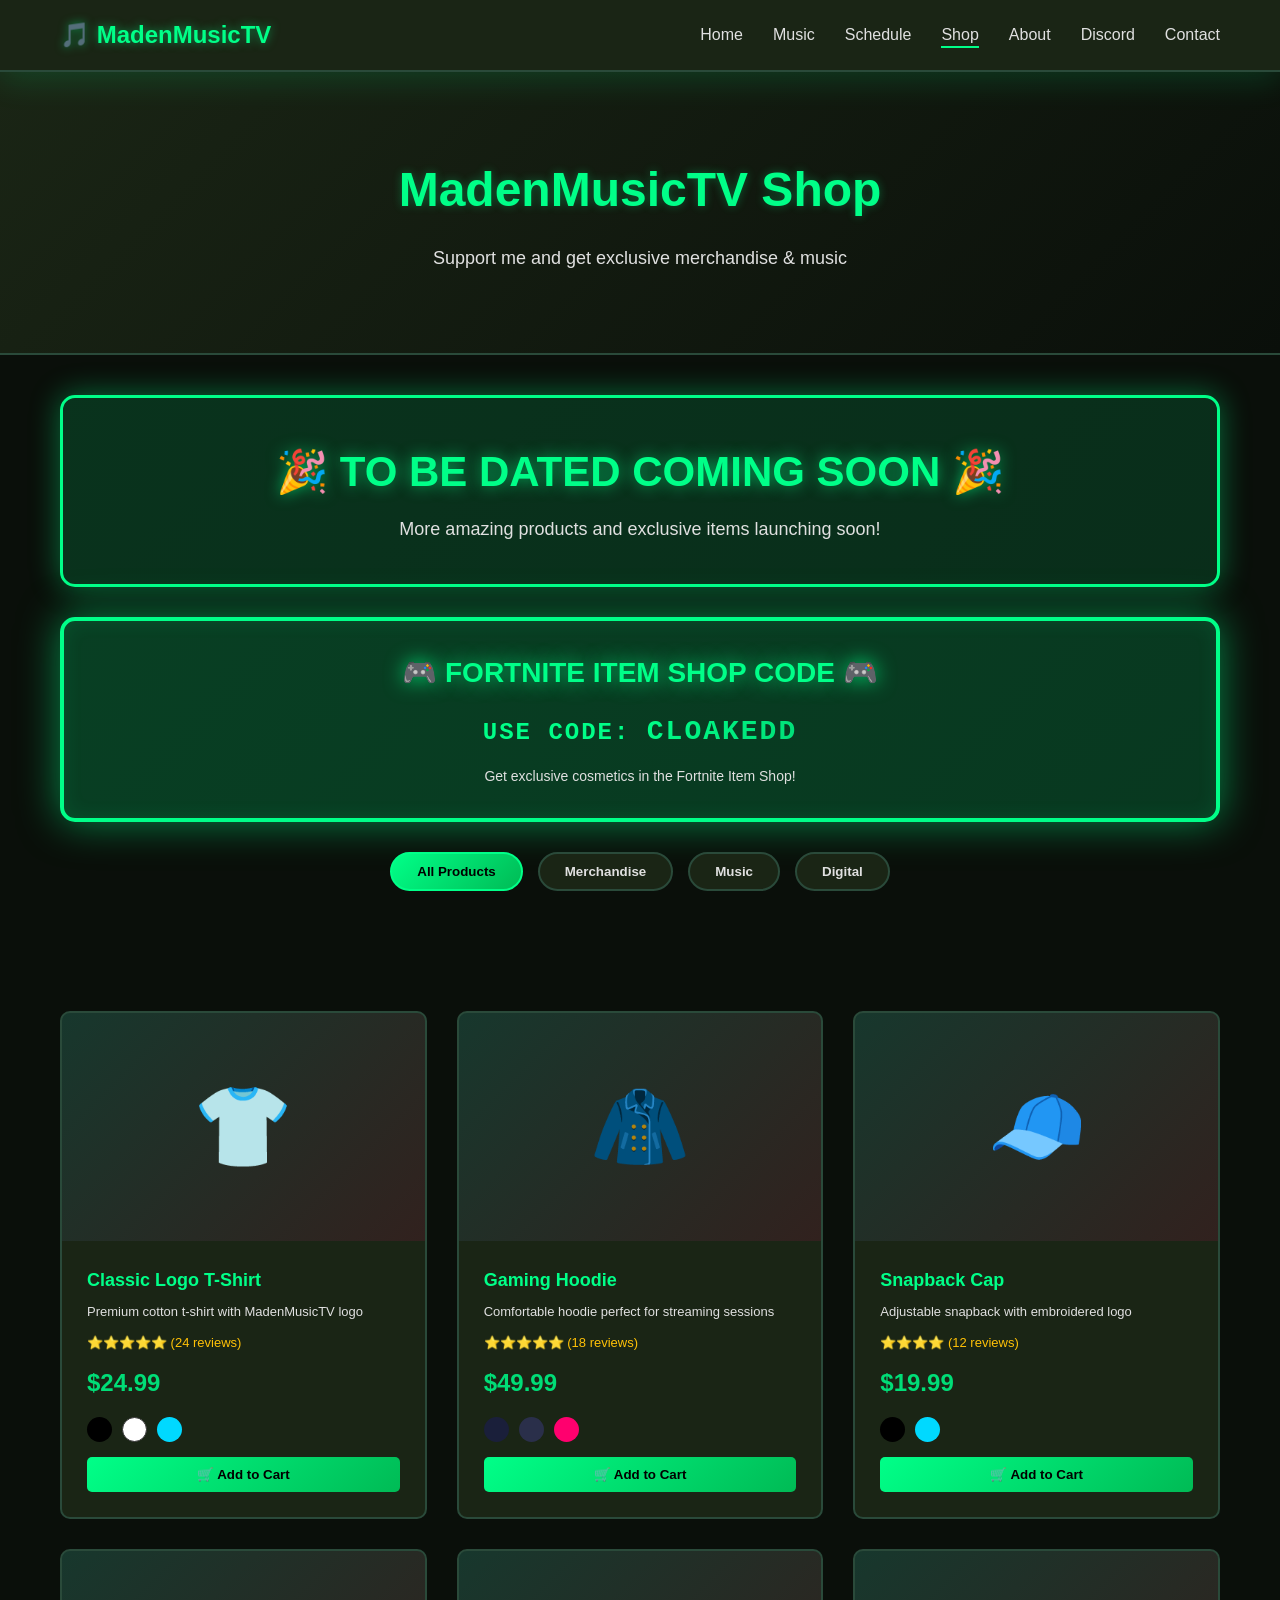
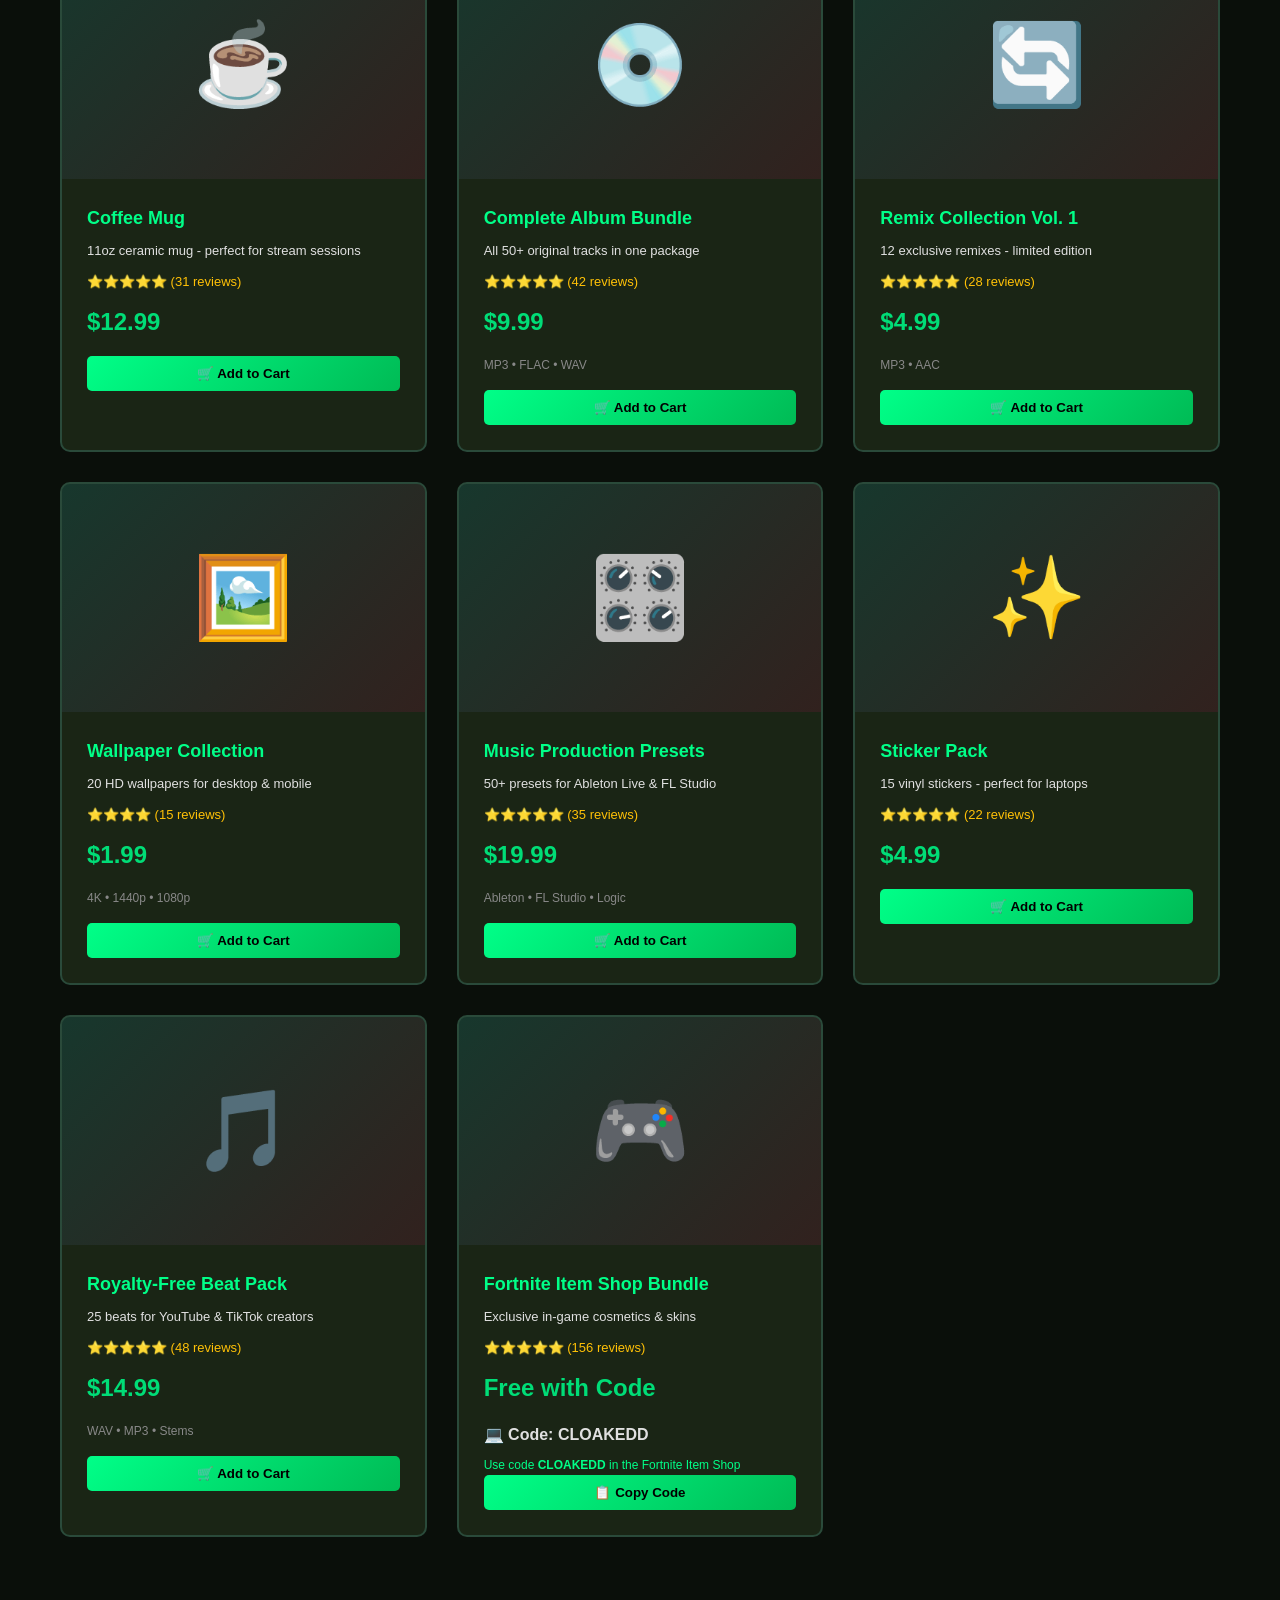
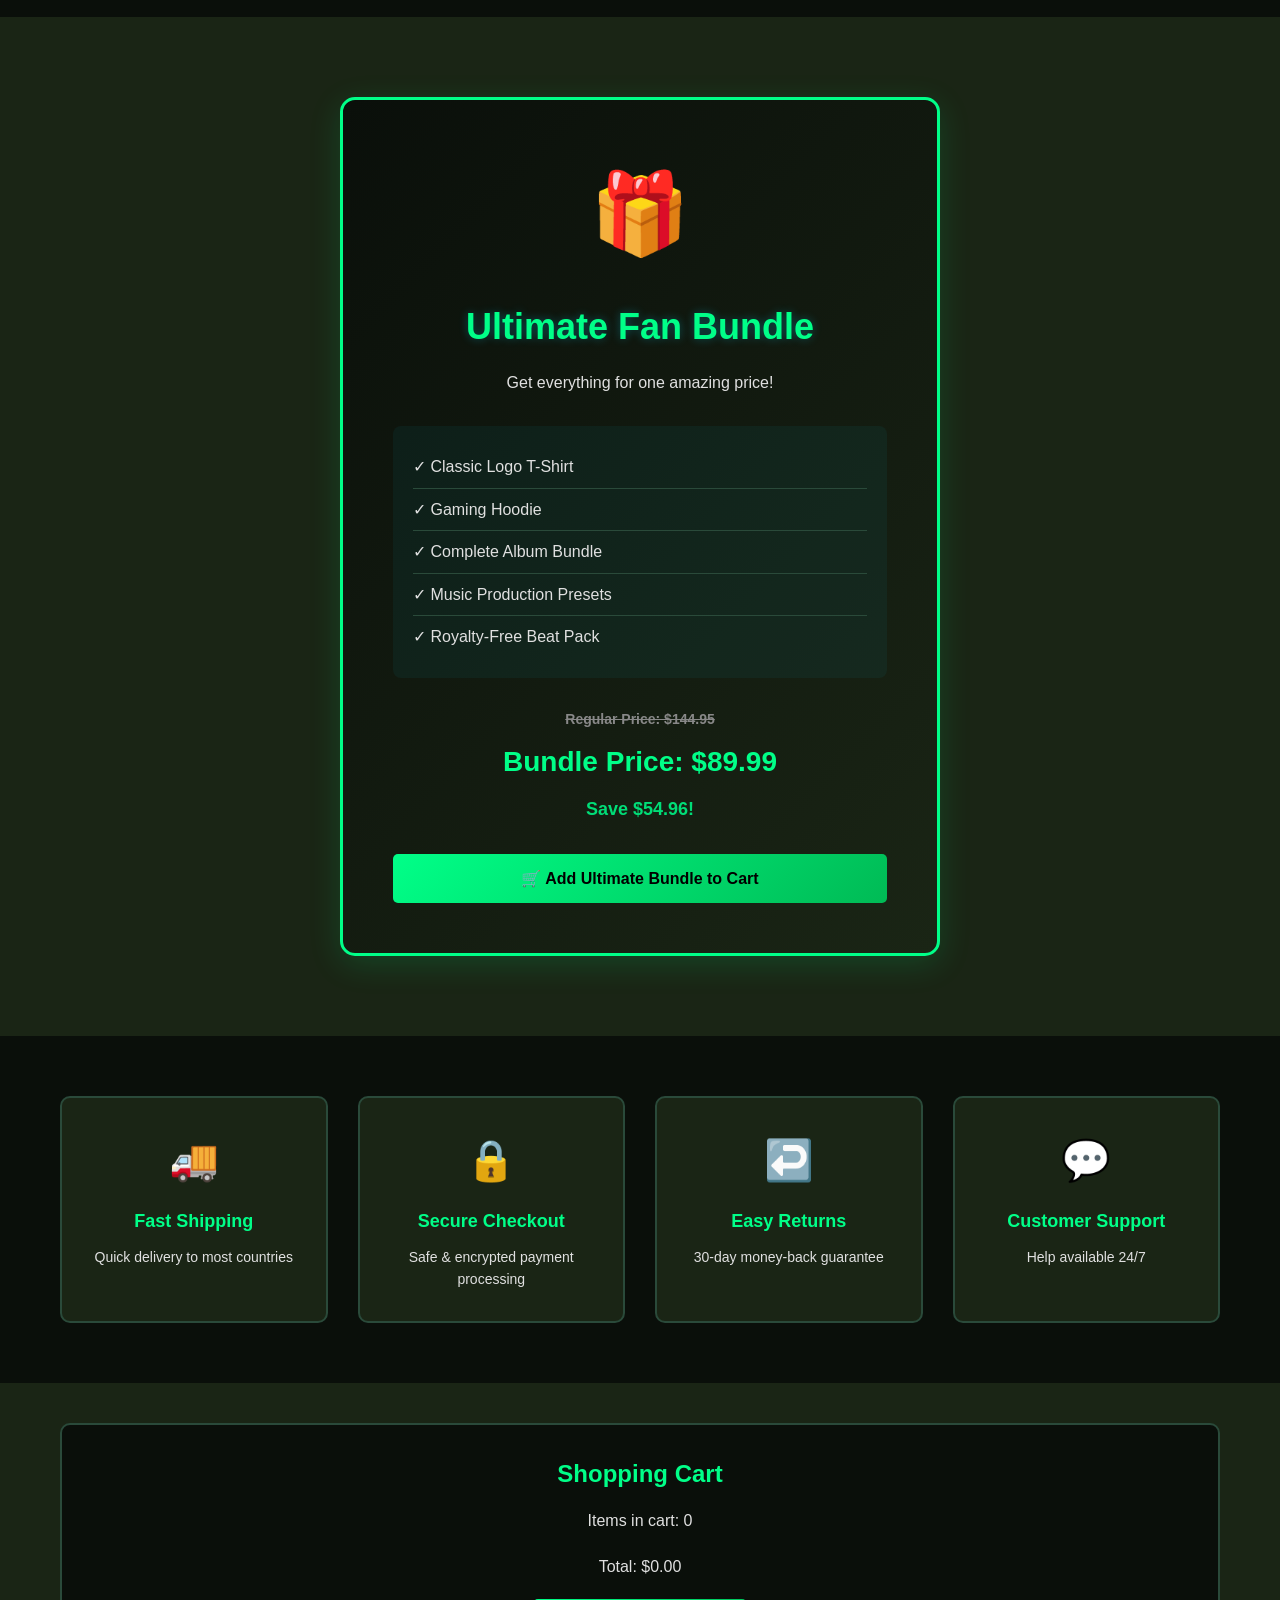
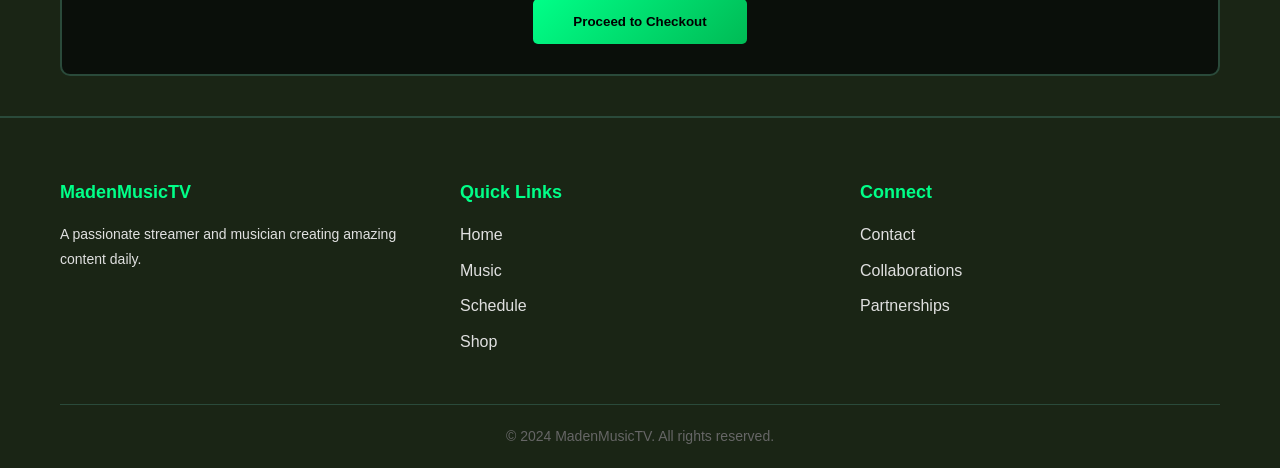
<file: pages/shop.html>
<!DOCTYPE html>
<html lang="en">
<head>
    <meta charset="UTF-8">
    <meta name="viewport" content="width=device-width, initial-scale=1.0">
    <title>Shop - MadenMusicTV</title>
    <link rel="stylesheet" href="../css/style.css">
    <link rel="stylesheet" href="../css/pages.css">
</head>
<body>
    <!-- Navigation -->
    <nav class="navbar">
        <div class="nav-container">
            <div class="logo">
                <h1>🎵 MadenMusicTV</h1>
            </div>
            <ul class="nav-menu">
                <li><a href="../index.html">Home</a></li>
                <li><a href="music.html">Music</a></li>
                <li><a href="schedule.html">Schedule</a></li>
                <li><a href="shop.html" class="active">Shop</a></li>
                <li><a href="about.html">About</a></li>
                <li><a href="discord.html">Discord</a></li>
                <li><a href="contact.html">Contact</a></li>
            </ul>
            <div class="hamburger">
                <span></span>
                <span></span>
                <span></span>
            </div>
        </div>
    </nav>

    <!-- Page Header -->
    <section class="page-header">
        <div class="container">
            <h1>MadenMusicTV Shop</h1>
            <p>Support me and get exclusive merchandise & music</p>
        </div>
    </section>

    <!-- Shop Categories -->
    <section class="shop-categories">
        <div class="container">
            <div class="coming-soon-banner">
                <h2>🎉 TO BE DATED COMING SOON 🎉</h2>
                <p>More amazing products and exclusive items launching soon!</p>
            </div>
            <div class="fortnite-code-banner">
                <h3>🎮 FORTNITE ITEM SHOP CODE 🎮</h3>
                <p class="code-display">USE CODE: <strong>CLOAKEDD</strong></p>
                <p class="code-desc">Get exclusive cosmetics in the Fortnite Item Shop!</p>
            </div>
            <div class="category-buttons">
                <button class="category-btn active" data-category="all">All Products</button>
                <button class="category-btn" data-category="merch">Merchandise</button>
                <button class="category-btn" data-category="music">Music</button>
                <button class="category-btn" data-category="digital">Digital</button>
            </div>
        </div>
    </section>

    <!-- Products Grid -->
    <section class="shop-section">
        <div class="container">
            <div class="products-grid">
                <!-- Merchandise: T-Shirts -->
                <div class="product-card" data-category="merch">
                    <div class="product-image">👕</div>
                    <div class="product-info">
                        <h3>Classic Logo T-Shirt</h3>
                        <p class="product-desc">Premium cotton t-shirt with MadenMusicTV logo</p>
                        <div class="product-rating">⭐⭐⭐⭐⭐ (24 reviews)</div>
                        <div class="product-price">$24.99</div>
                        <div class="product-colors">
                            <span class="color" style="background: #000;" title="Black"></span>
                            <span class="color" style="background: #fff; border: 1px solid #333;" title="White"></span>
                            <span class="color" style="background: #00d9ff;" title="Cyan"></span>
                        </div>
                        <button class="add-to-cart-btn">🛒 Add to Cart</button>
                    </div>
                </div>

                <!-- Merchandise: Hoodie -->
                <div class="product-card" data-category="merch">
                    <div class="product-image">🧥</div>
                    <div class="product-info">
                        <h3>Gaming Hoodie</h3>
                        <p class="product-desc">Comfortable hoodie perfect for streaming sessions</p>
                        <div class="product-rating">⭐⭐⭐⭐⭐ (18 reviews)</div>
                        <div class="product-price">$49.99</div>
                        <div class="product-colors">
                            <span class="color" style="background: #1a1f3a;" title="Dark Blue"></span>
                            <span class="color" style="background: #2a2f4a;" title="Gray"></span>
                            <span class="color" style="background: #ff006e;" title="Pink"></span>
                        </div>
                        <button class="add-to-cart-btn">🛒 Add to Cart</button>
                    </div>
                </div>

                <!-- Merchandise: Hat -->
                <div class="product-card" data-category="merch">
                    <div class="product-image">🧢</div>
                    <div class="product-info">
                        <h3>Snapback Cap</h3>
                        <p class="product-desc">Adjustable snapback with embroidered logo</p>
                        <div class="product-rating">⭐⭐⭐⭐ (12 reviews)</div>
                        <div class="product-price">$19.99</div>
                        <div class="product-colors">
                            <span class="color" style="background: #000;" title="Black"></span>
                            <span class="color" style="background: #00d9ff;" title="Cyan"></span>
                        </div>
                        <button class="add-to-cart-btn">🛒 Add to Cart</button>
                    </div>
                </div>

                <!-- Merchandise: Mug -->
                <div class="product-card" data-category="merch">
                    <div class="product-image">☕</div>
                    <div class="product-info">
                        <h3>Coffee Mug</h3>
                        <p class="product-desc">11oz ceramic mug - perfect for stream sessions</p>
                        <div class="product-rating">⭐⭐⭐⭐⭐ (31 reviews)</div>
                        <div class="product-price">$12.99</div>
                        <button class="add-to-cart-btn">🛒 Add to Cart</button>
                    </div>
                </div>

                <!-- Music: Album Bundle -->
                <div class="product-card" data-category="music">
                    <div class="product-image">💿</div>
                    <div class="product-info">
                        <h3>Complete Album Bundle</h3>
                        <p class="product-desc">All 50+ original tracks in one package</p>
                        <div class="product-rating">⭐⭐⭐⭐⭐ (42 reviews)</div>
                        <div class="product-price">$9.99</div>
                        <p class="product-format">MP3 • FLAC • WAV</p>
                        <button class="add-to-cart-btn">🛒 Add to Cart</button>
                    </div>
                </div>

                <!-- Music: Remix Collection -->
                <div class="product-card" data-category="music">
                    <div class="product-image">🔄</div>
                    <div class="product-info">
                        <h3>Remix Collection Vol. 1</h3>
                        <p class="product-desc">12 exclusive remixes - limited edition</p>
                        <div class="product-rating">⭐⭐⭐⭐⭐ (28 reviews)</div>
                        <div class="product-price">$4.99</div>
                        <p class="product-format">MP3 • AAC</p>
                        <button class="add-to-cart-btn">🛒 Add to Cart</button>
                    </div>
                </div>

                <!-- Digital: Wallpaper Pack -->
                <div class="product-card" data-category="digital">
                    <div class="product-image">🖼️</div>
                    <div class="product-info">
                        <h3>Wallpaper Collection</h3>
                        <p class="product-desc">20 HD wallpapers for desktop & mobile</p>
                        <div class="product-rating">⭐⭐⭐⭐ (15 reviews)</div>
                        <div class="product-price">$1.99</div>
                        <p class="product-format">4K • 1440p • 1080p</p>
                        <button class="add-to-cart-btn">🛒 Add to Cart</button>
                    </div>
                </div>

                <!-- Digital: Preset Pack -->
                <div class="product-card" data-category="digital">
                    <div class="product-image">🎛️</div>
                    <div class="product-info">
                        <h3>Music Production Presets</h3>
                        <p class="product-desc">50+ presets for Ableton Live & FL Studio</p>
                        <div class="product-rating">⭐⭐⭐⭐⭐ (35 reviews)</div>
                        <div class="product-price">$19.99</div>
                        <p class="product-format">Ableton • FL Studio • Logic</p>
                        <button class="add-to-cart-btn">🛒 Add to Cart</button>
                    </div>
                </div>

                <!-- Merchandise: Sticker Pack -->
                <div class="product-card" data-category="merch">
                    <div class="product-image">✨</div>
                    <div class="product-info">
                        <h3>Sticker Pack</h3>
                        <p class="product-desc">15 vinyl stickers - perfect for laptops</p>
                        <div class="product-rating">⭐⭐⭐⭐⭐ (22 reviews)</div>
                        <div class="product-price">$4.99</div>
                        <button class="add-to-cart-btn">🛒 Add to Cart</button>
                    </div>
                </div>

                <!-- Digital: Beat Pack -->
                <div class="product-card" data-category="digital">
                    <div class="product-image">🎵</div>
                    <div class="product-info">
                        <h3>Royalty-Free Beat Pack</h3>
                        <p class="product-desc">25 beats for YouTube & TikTok creators</p>
                        <div class="product-rating">⭐⭐⭐⭐⭐ (48 reviews)</div>
                        <div class="product-price">$14.99</div>
                        <p class="product-format">WAV • MP3 • Stems</p>
                        <button class="add-to-cart-btn">🛒 Add to Cart</button>
                    </div>
                </div>

                <!-- Digital: Fortnite Item Shop Bundle -->
                <div class="product-card" data-category="digital">
                    <div class="product-image">🎮</div>
                    <div class="product-info">
                        <h3>Fortnite Item Shop Bundle</h3>
                        <p class="product-desc">Exclusive in-game cosmetics & skins</p>
                        <div class="product-rating">⭐⭐⭐⭐⭐ (156 reviews)</div>
                        <div class="product-price">Free with Code</div>
                        <p class="product-code"><strong>💻 Code: CLOAKEDD</strong></p>
                        <p class="product-note" style="font-size: 12px; color: #00ff88; margin-top: 8px;">Use code <strong>CLOAKEDD</strong> in the Fortnite Item Shop</p>
                        <button class="add-to-cart-btn">📋 Copy Code</button>
                    </div>
                </div>
            </div>
        </div>
    </section>

    <!-- Featured Bundle -->
    <section class="featured-bundle">
        <div class="container">
            <div class="bundle-card">
                <div class="bundle-icon">🎁</div>
                <h2>Ultimate Fan Bundle</h2>
                <p>Get everything for one amazing price!</p>
                <ul class="bundle-items">
                    <li>✓ Classic Logo T-Shirt</li>
                    <li>✓ Gaming Hoodie</li>
                    <li>✓ Complete Album Bundle</li>
                    <li>✓ Music Production Presets</li>
                    <li>✓ Royalty-Free Beat Pack</li>
                </ul>
                <div class="bundle-pricing">
                    <span class="original-price">Regular Price: $144.95</span>
                    <span class="bundle-price">Bundle Price: $89.99</span>
                    <span class="savings">Save $54.96!</span>
                </div>
                <button class="bundle-btn">🛒 Add Ultimate Bundle to Cart</button>
            </div>
        </div>
    </section>

    <!-- Shopping Info -->
    <section class="shopping-info">
        <div class="container">
            <div class="info-grid">
                <div class="info-card">
                    <div class="info-icon">🚚</div>
                    <h3>Fast Shipping</h3>
                    <p>Quick delivery to most countries</p>
                </div>
                <div class="info-card">
                    <div class="info-icon">🔒</div>
                    <h3>Secure Checkout</h3>
                    <p>Safe & encrypted payment processing</p>
                </div>
                <div class="info-card">
                    <div class="info-icon">↩️</div>
                    <h3>Easy Returns</h3>
                    <p>30-day money-back guarantee</p>
                </div>
                <div class="info-card">
                    <div class="info-icon">💬</div>
                    <h3>Customer Support</h3>
                    <p>Help available 24/7</p>
                </div>
            </div>
        </div>
    </section>

    <!-- Cart Summary -->
    <section class="cart-summary">
        <div class="container">
            <div class="cart-info">
                <h3>Shopping Cart</h3>
                <p id="cart-count">Items in cart: 0</p>
                <p id="cart-total">Total: $0.00</p>
                <button class="checkout-btn">Proceed to Checkout</button>
            </div>
        </div>
    </section>

    <!-- Footer -->
    <footer class="footer">
        <div class="container">
            <div class="footer-content">
                <div class="footer-section">
                    <h4>MadenMusicTV</h4>
                    <p>A passionate streamer and musician creating amazing content daily.</p>
                </div>
                <div class="footer-section">
                    <h4>Quick Links</h4>
                    <ul>
                        <li><a href="../index.html">Home</a></li>
                        <li><a href="music.html">Music</a></li>
                        <li><a href="schedule.html">Schedule</a></li>
                        <li><a href="shop.html">Shop</a></li>
                    </ul>
                </div>
                <div class="footer-section">
                    <h4>Connect</h4>
                    <ul>
                        <li><a href="contact.html">Contact</a></li>
                        <li><a href="#">Collaborations</a></li>
                        <li><a href="#">Partnerships</a></li>
                    </ul>
                </div>
            </div>
            <div class="footer-bottom">
                <p>&copy; 2024 MadenMusicTV. All rights reserved.</p>
            </div>
        </div>
    </footer>

    <script src="../js/script.js"></script>
    <script src="../js/shop.js"></script>
</body>
</html>
</file>
<file: css/style.css>
/* ==========================================
   DARK GAMING THEME - MadenMusicTV
   ========================================== */

* {
    margin: 0;
    padding: 0;
    box-sizing: border-box;
}

:root {
    --primary-color: #00ff88;
    --primary-dark: #00bb55;
    --secondary-color: #00dd77;
    --secondary-dark: #00aa44;
    --dark-bg: #0a0f0a;
    --dark-bg-secondary: #1a2515;
    --light-text: #e0e0e0;
    --accent-text: #00ff88;
    --border-color: #2a4a3a;
    --shadow: 0 8px 32px rgba(0, 255, 136, 0.15);
}

html {
    scroll-behavior: smooth;
}

body {
    font-family: 'Segoe UI', Tahoma, Geneva, Verdana, sans-serif;
    background-color: var(--dark-bg);
    color: var(--light-text);
    line-height: 1.6;
    overflow-x: hidden;
}

/* ========== UTILITIES ========== */
.container {
    max-width: 1200px;
    margin: 0 auto;
    padding: 0 20px;
}

.btn {
    display: inline-block;
    padding: 12px 30px;
    border-radius: 5px;
    text-decoration: none;
    font-weight: 600;
    transition: all 0.3s ease;
    border: none;
    cursor: pointer;
    font-size: 16px;
}

.btn-primary {
    background: linear-gradient(135deg, var(--primary-color), var(--primary-dark));
    color: #000;
    box-shadow: 0 0 20px rgba(0, 255, 136, 0.4);
}

.btn-primary:hover {
    transform: translateY(-3px);
    box-shadow: 0 0 30px rgba(0, 255, 136, 0.6);
}

.btn-secondary {
    background: linear-gradient(135deg, var(--secondary-color), var(--secondary-dark));
    color: #fff;
    box-shadow: 0 0 20px rgba(0, 221, 119, 0.4);
}

.btn-secondary:hover {
    transform: translateY(-3px);
    box-shadow: 0 0 30px rgba(0, 221, 119, 0.6);
}

/* ========== NAVIGATION ========== */
.navbar {
    background-color: var(--dark-bg-secondary);
    border-bottom: 2px solid var(--border-color);
    position: sticky;
    top: 0;
    z-index: 1000;
    box-shadow: var(--shadow);
}

.nav-container {
    max-width: 1200px;
    margin: 0 auto;
    padding: 0 20px;
    display: flex;
    justify-content: space-between;
    align-items: center;
    height: 70px;
}

.logo h1 {
    color: var(--accent-text);
    font-size: 24px;
    text-shadow: 0 0 10px rgba(0, 255, 136, 0.5);
}

.nav-menu {
    display: flex;
    list-style: none;
    gap: 30px;
}

.nav-menu a {
    color: var(--light-text);
    text-decoration: none;
    font-weight: 500;
    transition: all 0.3s ease;
    position: relative;
}

.nav-menu a::after {
    content: '';
    position: absolute;
    bottom: -5px;
    left: 0;
    width: 0;
    height: 2px;
    background: var(--primary-color);
    transition: width 0.3s ease;
}

.nav-menu a:hover::after,
.nav-menu a.active::after {
    width: 100%;
}

.nav-menu a:hover {
    color: var(--accent-text);
}

.hamburger {
    display: none;
    flex-direction: column;
    cursor: pointer;
}

.hamburger span {
    width: 25px;
    height: 3px;
    background-color: var(--primary-color);
    margin: 5px 0;
    transition: 0.3s;
}

/* ========== HERO SECTION ========== */
.hero {
    position: relative;
    height: 600px;
    display: flex;
    align-items: center;
    justify-content: center;
    overflow: hidden;
    background: linear-gradient(135deg, var(--dark-bg), var(--dark-bg-secondary));
}

.hero::before {
    content: '';
    position: absolute;
    top: 0;
    left: 0;
    right: 0;
    bottom: 0;
    background: 
        radial-gradient(circle at 20% 50%, rgba(0, 255, 136, 0.1) 0%, transparent 50%),
        radial-gradient(circle at 80% 80%, rgba(0, 221, 119, 0.1) 0%, transparent 50%);
    pointer-events: none;
    animation: gradientShift 15s ease infinite;
}

@keyframes gradientShift {
    0%, 100% { opacity: 1; }
    50% { opacity: 0.8; }
}

.hero-content {
    position: relative;
    z-index: 2;
    text-align: center;
    max-width: 800px;
}

.hero-content h1 {
    font-size: 64px;
    margin-bottom: 20px;
    color: var(--accent-text);
    text-shadow: 0 0 20px rgba(0, 255, 136, 0.5);
    animation: slideInDown 0.8s ease;
}

.hero-content p {
    font-size: 24px;
    margin-bottom: 40px;
    color: var(--light-text);
    animation: slideInUp 0.8s ease 0.2s both;
}

.hero-buttons {
    display: flex;
    gap: 20px;
    justify-content: center;
    animation: slideInUp 0.8s ease 0.4s both;
}

@keyframes slideInDown {
    from {
        opacity: 0;
        transform: translateY(-30px);
    }
    to {
        opacity: 1;
        transform: translateY(0);
    }
}

@keyframes slideInUp {
    from {
        opacity: 0;
        transform: translateY(30px);
    }
    to {
        opacity: 1;
        transform: translateY(0);
    }
}

/* ========== LIVE STREAM SECTION ========== */
.live-stream {
    padding: 80px 0;
    background-color: var(--dark-bg);
}

.live-stream h2 {
    font-size: 48px;
    margin-bottom: 60px;
    text-align: center;
    color: var(--accent-text);
    text-shadow: 0 0 10px rgba(0, 255, 136, 0.3);
}

.live-container {
    display: grid;
    grid-template-columns: 1fr 1fr;
    gap: 40px;
    align-items: center;
}

.live-embed {
    position: relative;
    width: 100%;
    padding-bottom: 56.25%;
    background-color: var(--dark-bg-secondary);
    border: 2px solid var(--border-color);
    border-radius: 10px;
    overflow: hidden;
    box-shadow: var(--shadow);
}

.placeholder-embed {
    position: absolute;
    top: 0;
    left: 0;
    width: 100%;
    height: 100%;
    display: flex;
    flex-direction: column;
    justify-content: center;
    align-items: center;
    text-align: center;
    background: linear-gradient(135deg, var(--dark-bg-secondary), var(--dark-bg));
    font-size: 24px;
}

.live-info h3 {
    font-size: 28px;
    color: var(--accent-text);
    margin-bottom: 15px;
}

.live-info p {
    margin-bottom: 20px;
    font-size: 16px;
}

.next-stream-time {
    color: var(--secondary-color);
    font-weight: 600;
    font-size: 18px;
}

.live-info h4 {
    margin-top: 30px;
    margin-bottom: 15px;
    color: var(--light-text);
}

.live-info ul {
    list-style: none;
    margin-bottom: 30px;
}

.live-info li {
    padding: 8px 0;
    color: var(--light-text);
}

.social-links-inline {
    display: flex;
    gap: 15px;
}

.social-btn {
    padding: 10px 20px;
    background-color: var(--dark-bg-secondary);
    color: var(--accent-text);
    border: 1px solid var(--border-color);
    border-radius: 5px;
    text-decoration: none;
    transition: all 0.3s ease;
    display: inline-block;
}

.social-btn:hover {
    background-color: var(--primary-color);
    color: #000;
    border-color: var(--primary-color);
}

/* ========== FEATURED MUSIC SECTION ========== */
.featured-music {
    padding: 80px 0;
    background-color: var(--dark-bg-secondary);
}

.featured-music h2 {
    font-size: 48px;
    margin-bottom: 60px;
    text-align: center;
    color: var(--accent-text);
    text-shadow: 0 0 10px rgba(0, 217, 255, 0.3);
}

.music-grid {
    display: grid;
    grid-template-columns: repeat(auto-fit, minmax(280px, 1fr));
    gap: 30px;
    margin-bottom: 60px;
}

.music-card {
    background-color: var(--dark-bg);
    border: 2px solid var(--border-color);
    border-radius: 10px;
    padding: 30px;
    text-align: center;
    transition: all 0.3s ease;
    box-shadow: 0 4px 15px rgba(0, 0, 0, 0.3);
}

.music-card:hover {
    border-color: var(--primary-color);
    transform: translateY(-10px);
    box-shadow: var(--shadow);
}

.music-cover {
    font-size: 80px;
    margin-bottom: 20px;
    display: flex;
    align-items: center;
    justify-content: center;
    height: 200px;
    background: linear-gradient(135deg, rgba(0, 217, 255, 0.1), rgba(255, 0, 110, 0.1));
    border-radius: 8px;
    margin-bottom: 30px;
}

.music-card h3 {
    font-size: 20px;
    margin-bottom: 10px;
    color: var(--accent-text);
}

.music-card p {
    color: #888;
    margin-bottom: 20px;
    font-size: 14px;
}

.music-controls {
    display: flex;
    gap: 10px;
    flex-direction: column;
}

.play-btn {
    padding: 10px 20px;
    background: linear-gradient(135deg, var(--secondary-color), var(--secondary-dark));
    color: #fff;
    border: none;
    border-radius: 5px;
    cursor: pointer;
    font-weight: 600;
    transition: all 0.3s ease;
}

.play-btn:hover {
    transform: scale(1.05);
    box-shadow: 0 0 15px rgba(255, 0, 110, 0.4);
}

.more-link {
    color: var(--accent-text);
    text-decoration: none;
    font-size: 14px;
    transition: all 0.3s ease;
}

.more-link:hover {
    color: var(--primary-color);
}

.view-all-btn {
    text-align: center;
}

/* ========== STATS SECTION ========== */
.stats {
    padding: 80px 0;
    background: linear-gradient(135deg, var(--dark-bg), var(--dark-bg-secondary));
}

.stats .container {
    display: grid;
    grid-template-columns: repeat(auto-fit, minmax(200px, 1fr));
    gap: 30px;
}

.stat-card {
    text-align: center;
    padding: 40px 20px;
    background-color: var(--dark-bg-secondary);
    border: 2px solid var(--border-color);
    border-radius: 10px;
    transition: all 0.3s ease;
}

.stat-card:hover {
    border-color: var(--primary-color);
    transform: translateY(-5px);
    box-shadow: var(--shadow);
}

.stat-card h3 {
    font-size: 42px;
    color: var(--primary-color);
    margin-bottom: 10px;
    text-shadow: 0 0 15px rgba(0, 217, 255, 0.3);
}

.stat-card p {
    color: var(--light-text);
    font-size: 16px;
}

/* ========== SOCIAL SECTION ========== */
.social-section {
    padding: 80px 0;
    background-color: var(--dark-bg);
}

.social-section h2 {
    font-size: 48px;
    margin-bottom: 60px;
    text-align: center;
    color: var(--accent-text);
    text-shadow: 0 0 10px rgba(0, 217, 255, 0.3);
}

.social-links {
    display: grid;
    grid-template-columns: repeat(auto-fit, minmax(150px, 1fr));
    gap: 20px;
}

.social-icon {
    display: flex;
    align-items: center;
    justify-content: center;
    padding: 30px;
    background-color: var(--dark-bg-secondary);
    border: 2px solid var(--border-color);
    border-radius: 10px;
    text-decoration: none;
    color: var(--accent-text);
    font-weight: 600;
    transition: all 0.3s ease;
}

.social-icon:hover {
    background: linear-gradient(135deg, var(--primary-color), var(--secondary-color));
    color: #fff;
    border-color: var(--primary-color);
    transform: translateY(-5px);
    box-shadow: var(--shadow);
}

.social-icon span {
    font-size: 16px;
}

/* ========== CTA SECTION ========== */
.cta {
    padding: 80px 0;
    background: linear-gradient(135deg, var(--dark-bg-secondary), var(--dark-bg));
    text-align: center;
}

.cta h2 {
    font-size: 48px;
    margin-bottom: 20px;
    color: var(--accent-text);
    text-shadow: 0 0 10px rgba(0, 217, 255, 0.3);
}

.cta p {
    font-size: 20px;
    margin-bottom: 40px;
    color: var(--light-text);
}

.cta-buttons {
    display: flex;
    gap: 20px;
    justify-content: center;
    flex-wrap: wrap;
}

/* ========== FOOTER ========== */
.footer {
    background-color: var(--dark-bg-secondary);
    border-top: 2px solid var(--border-color);
    padding: 60px 0 20px;
}

.footer-content {
    display: grid;
    grid-template-columns: repeat(auto-fit, minmax(250px, 1fr));
    gap: 40px;
    margin-bottom: 40px;
}

.footer-section h4 {
    color: var(--accent-text);
    margin-bottom: 15px;
    font-size: 18px;
}

.footer-section p {
    color: var(--light-text);
    font-size: 14px;
    line-height: 1.8;
}

.footer-section ul {
    list-style: none;
}

.footer-section ul li {
    margin-bottom: 10px;
}

.footer-section ul li a {
    color: var(--light-text);
    text-decoration: none;
    transition: all 0.3s ease;
}

.footer-section ul li a:hover {
    color: var(--accent-text);
}

.footer-bottom {
    border-top: 1px solid var(--border-color);
    padding-top: 20px;
    text-align: center;
    color: #666;
    font-size: 14px;
}

/* ========== RESPONSIVE DESIGN ========== */
@media (max-width: 768px) {
    .nav-menu {
        gap: 15px;
        font-size: 14px;
    }

    .hamburger {
        display: flex;
    }

    .nav-menu {
        position: absolute;
        left: -100%;
        top: 70px;
        flex-direction: column;
        background-color: var(--dark-bg-secondary);
        width: 100%;
        text-align: center;
        transition: 0.3s;
        list-style: none;
        padding: 20px 0;
    }

    .nav-menu.active {
        left: 0;
    }

    .hero-content h1 {
        font-size: 42px;
    }

    .hero-content p {
        font-size: 18px;
    }

    .hero-buttons {
        flex-direction: column;
    }

    .live-container {
        grid-template-columns: 1fr;
    }

    .live-stream h2,
    .featured-music h2,
    .social-section h2,
    .cta h2 {
        font-size: 36px;
    }

    .music-grid {
        grid-template-columns: 1fr;
    }

    .social-links {
        grid-template-columns: repeat(2, 1fr);
    }

    .cta-buttons {
        flex-direction: column;
    }

    .cta-buttons .btn {
        width: 100%;
    }

    .hero {
        height: 400px;
    }
}

@media (max-width: 480px) {
    .logo h1 {
        font-size: 18px;
    }

    .nav-menu {
        gap: 10px;
    }

    .hero-content h1 {
        font-size: 32px;
    }

    .hero-content p {
        font-size: 16px;
    }

    .live-stream h2,
    .featured-music h2,
    .social-section h2,
    .cta h2 {
        font-size: 28px;
    }

    .stat-card h3 {
        font-size: 32px;
    }

    .social-links {
        grid-template-columns: 1fr;
    }
}

/* ========== SCROLL ANIMATIONS ========== */
@keyframes fadeInUp {
    from {
        opacity: 0;
        transform: translateY(30px);
    }
    to {
        opacity: 1;
        transform: translateY(0);
    }
}

.fade-in-on-scroll {
    animation: fadeInUp 0.6s ease forwards;
    opacity: 0;
}
</file>
<file: css/pages.css>
/* ========== PAGE HEADER ========== */
.page-header {
    background: linear-gradient(135deg, var(--dark-bg-secondary), var(--dark-bg));
    padding: 80px 0;
    text-align: center;
    border-bottom: 2px solid var(--border-color);
}

.page-header h1 {
    font-size: 48px;
    color: var(--accent-text);
    margin-bottom: 15px;
    text-shadow: 0 0 10px rgba(0, 255, 136, 0.3);
}

.page-header p {
    font-size: 18px;
    color: var(--light-text);
}

/* ========== MUSIC PAGE ========== */
.filter-section {
    padding: 40px 0;
    background-color: var(--dark-bg);
    border-bottom: 1px solid var(--border-color);
}

.filter-controls {
    display: flex;
    justify-content: center;
    gap: 15px;
    flex-wrap: wrap;
}

.filter-btn {
    padding: 10px 25px;
    background-color: var(--dark-bg-secondary);
    color: var(--light-text);
    border: 2px solid var(--border-color);
    border-radius: 25px;
    cursor: pointer;
    font-weight: 600;
    transition: all 0.3s ease;
}

.filter-btn:hover,
.filter-btn.active {
    background: linear-gradient(135deg, var(--primary-color), var(--primary-dark));
    color: #000;
    border-color: var(--primary-color);
}

.music-gallery {
    padding: 80px 0;
    background-color: var(--dark-bg);
}

.music-grid-large {
    display: grid;
    grid-template-columns: repeat(auto-fill, minmax(320px, 1fr));
    gap: 30px;
}

.track-card {
    background-color: var(--dark-bg-secondary);
    border: 2px solid var(--border-color);
    border-radius: 10px;
    overflow: hidden;
    transition: all 0.3s ease;
}

.track-card:hover {
    border-color: var(--primary-color);
    transform: translateY(-10px);
    box-shadow: var(--shadow);
}

.track-cover {
    width: 100%;
    padding: 60px;
    background: linear-gradient(135deg, rgba(0, 255, 136, 0.1), rgba(0, 221, 119, 0.1));
    display: flex;
    align-items: center;
    justify-content: center;
    font-size: 80px;
    text-align: center;
    min-height: 250px;
}

.track-cover img {
    width: 100%;
    height: 100%;
    object-fit: cover;
    border-radius: 8px;
}

.track-info {
    padding: 30px;
}

.track-info h3 {
    font-size: 20px;
    color: var(--accent-text);
    margin-bottom: 5px;
}

.track-info .artist {
    color: var(--secondary-color);
    font-weight: 600;
    margin-bottom: 5px;
}

.track-info .genre {
    color: #888;
    font-size: 13px;
    margin-bottom: 15px;
}

.track-stats {
    display: flex;
    justify-content: space-around;
    padding: 15px 0;
    border-top: 1px solid var(--border-color);
    border-bottom: 1px solid var(--border-color);
    margin-bottom: 15px;
    font-size: 13px;
    color: var(--light-text);
}

.track-controls {
    display: flex;
    gap: 10px;
}

.play-btn-large {
    flex: 1;
    padding: 10px;
    background: linear-gradient(135deg, var(--secondary-color), var(--secondary-dark));
    color: #fff;
    border: none;
    border-radius: 5px;
    cursor: pointer;
    font-weight: 600;
    transition: all 0.3s ease;
}

.play-btn-large:hover {
    transform: scale(1.05);
}

.play-btn-large:disabled {
    background: linear-gradient(135deg, rgba(0, 255, 136, 0.3), rgba(0, 221, 119, 0.3));
    color: rgba(224, 224, 224, 0.6);
    cursor: not-allowed;
}

.play-btn-large:disabled:hover {
    transform: none;
}

.download-btn {
    flex: 1;
    padding: 10px;
    background-color: var(--dark-bg);
    color: var(--accent-text);
    border: 1px solid var(--border-color);
    border-radius: 5px;
    text-decoration: none;
    display: flex;
    align-items: center;
    justify-content: center;
    font-weight: 600;
    transition: all 0.3s ease;
}

.download-btn:hover {
    background-color: var(--primary-color);
    color: #000;
    border-color: var(--primary-color);
}

.streaming-platforms {
    padding: 60px 0;
    background-color: var(--dark-bg-secondary);
    text-align: center;
}

.streaming-platforms h2 {
    font-size: 36px;
    color: var(--accent-text);
    margin-bottom: 40px;
    text-shadow: 0 0 10px rgba(0, 255, 136, 0.3);
}

.platform-links {
    display: grid;
    grid-template-columns: repeat(auto-fit, minmax(150px, 1fr));
    gap: 20px;
}

.platform-btn {
    padding: 20px;
    background-color: var(--dark-bg);
    color: var(--accent-text);
    border: 2px solid var(--border-color);
    border-radius: 8px;
    text-decoration: none;
    font-weight: 600;
    transition: all 0.3s ease;
    display: flex;
    align-items: center;
    justify-content: center;
    gap: 10px;
}

.platform-btn:hover {
    background: linear-gradient(135deg, var(--primary-color), var(--secondary-color));
    color: #fff;
    border-color: var(--primary-color);
    transform: translateY(-5px);
}

/* ========== SCHEDULE PAGE ========== */
.schedule-section {
    padding: 80px 0;
    background-color: var(--dark-bg);
}

.schedule-section h2 {
    font-size: 36px;
    color: var(--accent-text);
    margin-bottom: 50px;
    text-align: center;
    text-shadow: 0 0 10px rgba(0, 217, 255, 0.3);
}

.schedule-grid {
    display: grid;
    grid-template-columns: repeat(auto-fit, minmax(280px, 1fr));
    gap: 25px;
}

.day-card {
    background-color: var(--dark-bg-secondary);
    border: 2px solid var(--border-color);
    border-radius: 10px;
    padding: 30px;
    transition: all 0.3s ease;
}

.day-card:hover {
    border-color: var(--primary-color);
    transform: translateY(-5px);
    box-shadow: var(--shadow);
}

.day-card h3 {
    font-size: 22px;
    color: var(--accent-text);
    margin-bottom: 20px;
    text-shadow: 0 0 5px rgba(0, 217, 255, 0.2);
}

.stream-slot {
    position: relative;
    padding: 20px;
    background: linear-gradient(135deg, rgba(0, 217, 255, 0.05), rgba(255, 0, 110, 0.05));
    border: 1px solid var(--border-color);
    border-radius: 8px;
}

.stream-time {
    font-size: 24px;
    font-weight: 700;
    color: var(--primary-color);
    margin-bottom: 10px;
}

.stream-details h4 {
    color: var(--light-text);
    margin: 10px 0 5px 0;
    font-size: 16px;
}

.stream-details p {
    color: #888;
    font-size: 14px;
    margin-bottom: 10px;
}

.duration {
    display: inline-block;
    padding: 5px 10px;
    background-color: var(--dark-bg);
    color: var(--secondary-color);
    border-radius: 3px;
    font-size: 12px;
    margin-top: 10px;
}

.status {
    position: absolute;
    top: 10px;
    right: 10px;
    padding: 5px 15px;
    border-radius: 20px;
    font-size: 12px;
    font-weight: 600;
}

.status.upcoming {
    background-color: rgba(0, 217, 255, 0.2);
    color: var(--primary-color);
}

.status.live {
    background-color: rgba(255, 0, 110, 0.2);
    color: var(--secondary-color);
}

.upcoming-events {
    padding: 80px 0;
    background-color: var(--dark-bg-secondary);
}

.upcoming-events h2 {
    font-size: 36px;
    color: var(--accent-text);
    margin-bottom: 50px;
    text-align: center;
    text-shadow: 0 0 10px rgba(0, 217, 255, 0.3);
}

.events-list {
    display: grid;
    gap: 25px;
}

.event-card {
    display: grid;
    grid-template-columns: auto 1fr auto;
    gap: 30px;
    align-items: center;
    background-color: var(--dark-bg);
    border: 2px solid var(--border-color);
    border-radius: 10px;
    padding: 30px;
    transition: all 0.3s ease;
}

.event-card:hover {
    border-color: var(--primary-color);
    box-shadow: var(--shadow);
}

.event-date {
    display: flex;
    flex-direction: column;
    align-items: center;
    justify-content: center;
    width: 100px;
    height: 100px;
    background: linear-gradient(135deg, var(--primary-color), var(--secondary-color));
    border-radius: 10px;
    color: #000;
    font-weight: 700;
}

.event-date .month {
    font-size: 14px;
}

.event-date .day {
    font-size: 32px;
}

.event-info h3 {
    font-size: 20px;
    color: var(--accent-text);
    margin-bottom: 10px;
}

.event-info p {
    color: var(--light-text);
    margin-bottom: 15px;
}

.event-meta {
    display: flex;
    gap: 15px;
    font-size: 14px;
    color: #888;
}

.set-reminder {
    padding: 10px 20px;
    background: linear-gradient(135deg, var(--primary-color), var(--primary-dark));
    color: #000;
    border: none;
    border-radius: 5px;
    text-decoration: none;
    font-weight: 600;
    cursor: pointer;
    transition: all 0.3s ease;
    white-space: nowrap;
}

.set-reminder:hover {
    transform: scale(1.05);
}

.timezone-info {
    padding: 60px 0;
    background-color: var(--dark-bg);
    text-align: center;
}

.timezone-info h2 {
    font-size: 36px;
    color: var(--accent-text);
    margin-bottom: 15px;
}

.timezone-info p {
    font-size: 16px;
    margin-bottom: 30px;
}

.tz-controls {
    display: flex;
    justify-content: center;
    gap: 15px;
}

.tz-select {
    padding: 12px 20px;
    background-color: var(--dark-bg-secondary);
    color: var(--light-text);
    border: 2px solid var(--border-color);
    border-radius: 5px;
    font-size: 16px;
    cursor: pointer;
}

.notifications-cta {
    padding: 80px 0;
    background: linear-gradient(135deg, var(--dark-bg-secondary), var(--dark-bg));
    text-align: center;
}

.notifications-cta h2 {
    font-size: 36px;
    color: var(--accent-text);
    margin-bottom: 15px;
}

.notifications-cta p {
    font-size: 16px;
    margin-bottom: 40px;
}

.notification-options {
    display: flex;
    gap: 20px;
    justify-content: center;
    flex-wrap: wrap;
}

.notif-btn {
    padding: 15px 30px;
    background: linear-gradient(135deg, var(--primary-color), var(--primary-dark));
    color: #000;
    border: none;
    border-radius: 5px;
    text-decoration: none;
    font-weight: 600;
    cursor: pointer;
    transition: all 0.3s ease;
}

.notif-btn:hover {
    transform: translateY(-3px);
    box-shadow: 0 0 30px rgba(0, 217, 255, 0.6);
}

/* ========== SHOP PAGE ========== */
.shop-categories {
    padding: 40px 0;
    background-color: var(--dark-bg);
}

.coming-soon-banner {
    background: linear-gradient(135deg, rgba(0, 255, 136, 0.15), rgba(0, 221, 119, 0.15));
    border: 3px solid var(--primary-color);
    border-radius: 15px;
    padding: 40px 20px;
    text-align: center;
    margin-bottom: 30px;
    box-shadow: 0 0 30px rgba(0, 255, 136, 0.4);
}

.coming-soon-banner h2 {
    font-size: 42px;
    color: var(--primary-color);
    text-shadow: 0 0 15px rgba(0, 255, 136, 0.6);
    margin-bottom: 10px;
    font-weight: 700;
}

.coming-soon-banner p {
    font-size: 18px;
    color: var(--light-text);
}

.fortnite-code-banner {
    background: linear-gradient(135deg, rgba(0, 255, 136, 0.2), rgba(0, 221, 119, 0.2));
    border: 4px solid var(--primary-color);
    border-radius: 15px;
    padding: 30px 20px;
    text-align: center;
    margin: 20px 0 30px 0;
    box-shadow: 0 0 40px rgba(0, 255, 136, 0.5), inset 0 0 20px rgba(0, 255, 136, 0.1);
    animation: pulse-border 2s ease-in-out infinite;
}

@keyframes pulse-border {
    0%, 100% {
        box-shadow: 0 0 40px rgba(0, 255, 136, 0.5), inset 0 0 20px rgba(0, 255, 136, 0.1);
    }
    50% {
        box-shadow: 0 0 60px rgba(0, 255, 136, 0.7), inset 0 0 30px rgba(0, 255, 136, 0.2);
    }
}

.fortnite-code-banner h3 {
    font-size: 28px;
    color: var(--primary-color);
    text-shadow: 0 0 20px rgba(0, 255, 136, 0.8);
    margin-bottom: 15px;
    font-weight: 700;
}

.code-display {
    font-size: 24px;
    color: var(--accent-text);
    font-weight: 700;
    letter-spacing: 2px;
    margin-bottom: 10px;
    font-family: 'Courier New', monospace;
}

.code-display strong {
    background: linear-gradient(135deg, var(--primary-color), var(--secondary-color));
    -webkit-background-clip: text;
    -webkit-text-fill-color: transparent;
    background-clip: text;
    font-size: 28px;
}

.code-desc {
    font-size: 14px;
    color: var(--light-text);
    margin: 0;
}

.category-buttons {
    display: flex;
    justify-content: center;
    gap: 15px;
    flex-wrap: wrap;
}

.category-btn {
    padding: 10px 25px;
    background-color: var(--dark-bg-secondary);
    color: var(--light-text);
    border: 2px solid var(--border-color);
    border-radius: 25px;
    cursor: pointer;
    font-weight: 600;
    transition: all 0.3s ease;
}

.category-btn:hover,
.category-btn.active {
    background: linear-gradient(135deg, var(--primary-color), var(--primary-dark));
    color: #000;
    border-color: var(--primary-color);
}

.shop-section {
    padding: 80px 0;
    background-color: var(--dark-bg);
}

.products-grid {
    display: grid;
    grid-template-columns: repeat(auto-fill, minmax(280px, 1fr));
    gap: 30px;
}

.product-card {
    background-color: var(--dark-bg-secondary);
    border: 2px solid var(--border-color);
    border-radius: 10px;
    overflow: hidden;
    transition: all 0.3s ease;
}

.product-card:hover {
    border-color: var(--primary-color);
    transform: translateY(-10px);
    box-shadow: var(--shadow);
}

.product-image {
    width: 100%;
    padding: 50px;
    background: linear-gradient(135deg, rgba(0, 217, 255, 0.1), rgba(255, 0, 110, 0.1));
    display: flex;
    align-items: center;
    justify-content: center;
    font-size: 80px;
    text-align: center;
}

.product-info {
    padding: 25px;
}

.product-info h3 {
    font-size: 18px;
    color: var(--accent-text);
    margin-bottom: 8px;
}

.product-desc {
    color: var(--light-text);
    font-size: 13px;
    margin-bottom: 10px;
}

.product-rating {
    font-size: 13px;
    color: #ffc107;
    margin-bottom: 10px;
}

.product-price {
    font-size: 24px;
    font-weight: 700;
    color: var(--secondary-color);
    margin-bottom: 15px;
}

.product-format {
    font-size: 12px;
    color: #888;
    margin-bottom: 15px;
}

.product-colors {
    display: flex;
    gap: 10px;
    margin-bottom: 15px;
}

.color {
    width: 25px;
    height: 25px;
    border-radius: 50%;
    cursor: pointer;
    transition: all 0.3s ease;
}

.color:hover {
    transform: scale(1.2);
}

.add-to-cart-btn {
    width: 100%;
    padding: 10px;
    background: linear-gradient(135deg, var(--primary-color), var(--primary-dark));
    color: #000;
    border: none;
    border-radius: 5px;
    font-weight: 600;
    cursor: pointer;
    transition: all 0.3s ease;
}

.add-to-cart-btn:hover {
    transform: scale(1.05);
}

.featured-bundle {
    padding: 80px 0;
    background-color: var(--dark-bg-secondary);
}

.bundle-card {
    max-width: 600px;
    margin: 0 auto;
    background: linear-gradient(135deg, var(--dark-bg), var(--dark-bg-secondary));
    border: 3px solid var(--primary-color);
    border-radius: 15px;
    padding: 50px;
    text-align: center;
    box-shadow: var(--shadow);
}

.bundle-icon {
    font-size: 80px;
    margin-bottom: 20px;
}

.bundle-card h2 {
    font-size: 36px;
    color: var(--accent-text);
    margin-bottom: 15px;
    text-shadow: 0 0 10px rgba(0, 217, 255, 0.3);
}

.bundle-card p {
    font-size: 16px;
    margin-bottom: 30px;
    color: var(--light-text);
}

.bundle-items {
    list-style: none;
    text-align: left;
    margin-bottom: 30px;
    padding: 20px;
    background-color: rgba(0, 217, 255, 0.05);
    border-radius: 8px;
}

.bundle-items li {
    padding: 8px 0;
    color: var(--light-text);
    border-bottom: 1px solid var(--border-color);
}

.bundle-items li:last-child {
    border-bottom: none;
}

.bundle-pricing {
    display: flex;
    flex-direction: column;
    gap: 10px;
    margin-bottom: 30px;
    font-weight: 600;
}

.original-price {
    color: #888;
    text-decoration: line-through;
    font-size: 14px;
}

.bundle-price {
    font-size: 28px;
    color: var(--primary-color);
}

.savings {
    color: var(--secondary-color);
    font-size: 18px;
}

.bundle-btn {
    width: 100%;
    padding: 15px;
    background: linear-gradient(135deg, var(--primary-color), var(--primary-dark));
    color: #000;
    border: none;
    border-radius: 5px;
    font-size: 16px;
    font-weight: 700;
    cursor: pointer;
    transition: all 0.3s ease;
}

.bundle-btn:hover {
    transform: scale(1.05);
    box-shadow: 0 0 30px rgba(0, 217, 255, 0.6);
}

.shopping-info {
    padding: 60px 0;
    background-color: var(--dark-bg);
}

.info-grid {
    display: grid;
    grid-template-columns: repeat(auto-fit, minmax(200px, 1fr));
    gap: 30px;
}

.info-card {
    text-align: center;
    padding: 30px;
    background-color: var(--dark-bg-secondary);
    border: 2px solid var(--border-color);
    border-radius: 10px;
    transition: all 0.3s ease;
}

.info-card:hover {
    border-color: var(--primary-color);
}

.info-icon {
    font-size: 50px;
    margin-bottom: 15px;
}

.info-card h3 {
    font-size: 18px;
    color: var(--accent-text);
    margin-bottom: 10px;
}

.info-card p {
    color: var(--light-text);
    font-size: 14px;
}

.cart-summary {
    padding: 40px 0;
    background-color: var(--dark-bg-secondary);
}

.cart-info {
    text-align: center;
    padding: 30px;
    background-color: var(--dark-bg);
    border: 2px solid var(--border-color);
    border-radius: 10px;
}

.cart-info h3 {
    font-size: 24px;
    color: var(--accent-text);
    margin-bottom: 15px;
}

.cart-info p {
    margin-bottom: 20px;
    color: var(--light-text);
}

.checkout-btn {
    padding: 15px 40px;
    background: linear-gradient(135deg, var(--primary-color), var(--primary-dark));
    color: #000;
    border: none;
    border-radius: 5px;
    font-weight: 600;
    cursor: pointer;
    transition: all 0.3s ease;
}

.checkout-btn:hover {
    transform: translateY(-3px);
    box-shadow: 0 0 30px rgba(0, 217, 255, 0.6);
}

/* ========== CONTACT PAGE ========== */
.contact-section {
    padding: 80px 0;
    background-color: var(--dark-bg);
}

.contact-grid {
    display: grid;
    grid-template-columns: 1fr 1fr;
    gap: 50px;
}

.contact-form-wrapper h2,
.contact-info-wrapper h2 {
    font-size: 28px;
    color: var(--accent-text);
    margin-bottom: 30px;
}

.contact-form {
    display: flex;
    flex-direction: column;
    gap: 20px;
}

.form-group {
    display: flex;
    flex-direction: column;
}

.form-group label {
    color: var(--light-text);
    font-weight: 600;
    margin-bottom: 8px;
}

.form-group input,
.form-group textarea,
.form-group select {
    padding: 12px;
    background-color: var(--dark-bg-secondary);
    color: var(--light-text);
    border: 2px solid var(--border-color);
    border-radius: 5px;
    font-size: 14px;
    font-family: inherit;
    transition: all 0.3s ease;
}

.form-group input:focus,
.form-group textarea:focus,
.form-group select:focus {
    outline: none;
    border-color: var(--primary-color);
    box-shadow: 0 0 10px rgba(0, 217, 255, 0.2);
}

.form-group.checkbox {
    flex-direction: row;
    align-items: center;
    gap: 10px;
}

.form-group.checkbox input {
    width: 20px;
    height: 20px;
    cursor: pointer;
}

.form-group.checkbox label {
    margin: 0;
}

.contact-form button {
    margin-top: 10px;
}

.contact-info-wrapper {
    display: flex;
    flex-direction: column;
    gap: 25px;
}

.contact-info-card {
    background-color: var(--dark-bg-secondary);
    border: 2px solid var(--border-color);
    border-radius: 10px;
    padding: 25px;
    transition: all 0.3s ease;
}

.contact-info-card:hover {
    border-color: var(--primary-color);
    box-shadow: var(--shadow);
}

.info-icon {
    font-size: 40px;
    margin-bottom: 15px;
}

.contact-info-card h3 {
    font-size: 18px;
    color: var(--accent-text);
    margin-bottom: 10px;
}

.contact-info-card p {
    color: var(--light-text);
    margin-bottom: 10px;
}

.contact-info-card a {
    color: var(--primary-color);
    text-decoration: none;
    font-weight: 600;
    transition: all 0.3s ease;
}

.contact-info-card a:hover {
    color: var(--secondary-color);
}

.info-desc {
    color: #888 !important;
    font-size: 13px;
}

.social-links-contact {
    display: flex;
    gap: 10px;
    flex-wrap: wrap;
}

.social-links-contact a {
    padding: 8px 15px;
    background-color: var(--dark-bg);
    border: 1px solid var(--border-color);
    border-radius: 5px;
    display: inline-block;
}

.social-links-contact a:hover {
    background-color: var(--primary-color);
    color: #000 !important;
    border-color: var(--primary-color);
}

.collab-types {
    list-style: none;
    color: var(--light-text);
}

.collab-types li {
    padding: 8px 0;
}

.faq-section {
    padding: 80px 0;
    background-color: var(--dark-bg-secondary);
}

.faq-section h2 {
    font-size: 36px;
    color: var(--accent-text);
    margin-bottom: 50px;
    text-align: center;
    text-shadow: 0 0 10px rgba(0, 217, 255, 0.3);
}

.faq-grid {
    display: grid;
    grid-template-columns: repeat(auto-fit, minmax(300px, 1fr));
    gap: 30px;
}

.faq-item {
    background-color: var(--dark-bg);
    border: 2px solid var(--border-color);
    border-radius: 10px;
    padding: 25px;
    transition: all 0.3s ease;
}

.faq-item:hover {
    border-color: var(--primary-color);
    box-shadow: var(--shadow);
}

.faq-item h3 {
    color: var(--accent-text);
    margin-bottom: 15px;
    font-size: 16px;
}

.faq-item p {
    color: var(--light-text);
    font-size: 14px;
    line-height: 1.8;
}

.response-guarantee {
    padding: 80px 0;
    background: linear-gradient(135deg, var(--dark-bg), var(--dark-bg-secondary));
    text-align: center;
    border: 2px solid var(--border-color);
}

.response-guarantee h2 {
    font-size: 36px;
    color: var(--accent-text);
    margin-bottom: 15px;
    text-shadow: 0 0 10px rgba(0, 217, 255, 0.3);
}

.response-guarantee p {
    font-size: 16px;
    margin-bottom: 40px;
    color: var(--light-text);
}

.guarantee-badges {
    display: flex;
    justify-content: center;
    gap: 20px;
    flex-wrap: wrap;
}

.badge {
    padding: 15px 30px;
    background: linear-gradient(135deg, var(--primary-color), var(--primary-dark));
    color: #000;
    border-radius: 25px;
    font-weight: 600;
}

/* ========== ABOUT PAGE ========== */
.about-section {
    padding: 80px 0;
    background-color: var(--dark-bg);
}

.about-content {
    display: grid;
    grid-template-columns: 1fr 1fr;
    gap: 60px;
    align-items: center;
}

.about-image {
    display: flex;
    justify-content: center;
}

.profile-image {
    width: 100%;
    max-width: 400px;
    border: 3px solid var(--primary-color);
    border-radius: 15px;
    box-shadow: 0 0 30px rgba(0, 255, 136, 0.4);
    transition: all 0.3s ease;
}

.profile-image:hover {
    transform: scale(1.05);
    box-shadow: 0 0 50px rgba(0, 255, 136, 0.6);
}

.about-text h2 {
    font-size: 36px;
    color: var(--accent-text);
    margin-bottom: 20px;
    text-shadow: 0 0 10px rgba(0, 255, 136, 0.3);
}

.about-text h3 {
    font-size: 22px;
    color: var(--primary-color);
    margin-top: 25px;
    margin-bottom: 15px;
}

.about-text p {
    color: var(--light-text);
    line-height: 1.8;
    margin-bottom: 20px;
    font-size: 16px;
}

.about-stats {
    display: grid;
    grid-template-columns: repeat(2, 1fr);
    gap: 20px;
    margin-top: 40px;
    padding-top: 30px;
    border-top: 2px solid var(--border-color);
}

.stat {
    text-align: center;
    padding: 20px;
    background-color: var(--dark-bg-secondary);
    border: 2px solid var(--border-color);
    border-radius: 10px;
    transition: all 0.3s ease;
}

.stat:hover {
    border-color: var(--primary-color);
    background-color: rgba(0, 255, 136, 0.1);
}

.stat-number {
    font-size: 40px;
    margin-bottom: 10px;
}

.stat-label {
    color: var(--accent-text);
    font-weight: 600;
}

.about-cta {
    padding: 80px 0;
    background: linear-gradient(135deg, var(--dark-bg-secondary), var(--dark-bg));
    text-align: center;
}

.about-cta h2 {
    font-size: 36px;
    color: var(--accent-text);
    margin-bottom: 15px;
    text-shadow: 0 0 10px rgba(0, 255, 136, 0.3);
}

.about-cta p {
    font-size: 18px;
    color: var(--light-text);
    margin-bottom: 30px;
}

/* ========== PHOTO GALLERY ========== */
.photo-gallery-section {
    padding: 80px 0;
    background-color: var(--dark-bg-secondary);
}

.photo-gallery-section h2 {
    font-size: 36px;
    color: var(--accent-text);
    margin-bottom: 15px;
    text-align: center;
    text-shadow: 0 0 10px rgba(0, 255, 136, 0.3);
}

.photo-gallery-section > .container > p {
    text-align: center;
    color: var(--light-text);
    margin-bottom: 50px;
    font-size: 16px;
}

.instagram-gallery {
    display: grid;
    grid-template-columns: repeat(auto-fit, minmax(250px, 1fr));
    gap: 20px;
    margin-bottom: 50px;
}

.gallery-item {
    position: relative;
    width: 100%;
    padding-bottom: 100%;
    overflow: hidden;
    border-radius: 12px;
    border: 3px solid var(--border-color);
    cursor: pointer;
    transition: all 0.3s ease;
}

.gallery-item:hover {
    border-color: var(--primary-color);
    transform: scale(1.05);
}

.gallery-item img {
    position: absolute;
    top: 0;
    left: 0;
    width: 100%;
    height: 100%;
    object-fit: cover;
    transition: all 0.3s ease;
}

.gallery-item:hover img {
    filter: brightness(0.5);
}

.gallery-placeholder {
    position: absolute;
    top: 0;
    left: 0;
    width: 100%;
    height: 100%;
    display: flex;
    flex-direction: column;
    align-items: center;
    justify-content: center;
    background: linear-gradient(135deg, rgba(0, 255, 136, 0.1), rgba(0, 221, 119, 0.1));
    color: var(--accent-text);
    text-align: center;
    padding: 20px;
    font-size: 28px;
}

.gallery-placeholder p {
    color: var(--light-text);
    font-size: 16px;
    margin: 5px 0;
}

.gallery-placeholder p:first-child {
    font-size: 28px;
    color: var(--accent-text);
}

.gallery-overlay {
    position: absolute;
    top: 0;
    left: 0;
    width: 100%;
    height: 100%;
    display: flex;
    align-items: center;
    justify-content: center;
    background: rgba(0, 0, 0, 0.7);
    opacity: 0;
    transition: opacity 0.3s ease;
}

.gallery-item:hover .gallery-overlay {
    opacity: 1;
}

.gallery-overlay a {
    padding: 12px 25px;
    background: linear-gradient(135deg, var(--primary-color), var(--primary-dark));
    color: #000;
    text-decoration: none;
    border-radius: 5px;
    font-weight: 600;
    transition: all 0.3s ease;
}

.gallery-overlay a:hover {
    transform: scale(1.1);
}

.instagram-cta {
    text-align: center;
    padding: 40px;
    background-color: var(--dark-bg);
    border: 3px solid var(--primary-color);
    border-radius: 15px;
    box-shadow: 0 0 30px rgba(0, 255, 136, 0.3);
}

.instagram-cta h3 {
    font-size: 32px;
    color: var(--accent-text);
    margin-bottom: 10px;
    text-shadow: 0 0 10px rgba(0, 255, 136, 0.4);
}

.instagram-cta p {
    font-size: 16px;
    color: var(--light-text);
    margin-bottom: 20px;
}

.instagram-cta .btn {
    display: inline-block;
}

/* ========== DISCORD PAGE ========== */
.discord-section {
    padding: 80px 0;
    background-color: var(--dark-bg);
}

.discord-content {
    display: grid;
    grid-template-columns: 1fr 1fr;
    gap: 50px;
    align-items: start;
}

.discord-info h2 {
    font-size: 32px;
    color: var(--accent-text);
    margin-bottom: 20px;
    text-shadow: 0 0 10px rgba(0, 255, 136, 0.3);
}

.discord-info p {
    color: var(--light-text);
    line-height: 1.8;
    margin-bottom: 25px;
    font-size: 16px;
}

.discord-info h3 {
    font-size: 20px;
    color: var(--primary-color);
    margin-top: 25px;
    margin-bottom: 15px;
}

.discord-features {
    list-style: none;
    color: var(--light-text);
}

.discord-features li {
    padding: 12px 0;
    border-bottom: 1px solid var(--border-color);
    font-size: 15px;
}

.discord-features li:last-child {
    border-bottom: none;
}

.discord-features strong {
    color: var(--accent-text);
}

.discord-join {
    display: flex;
    align-items: center;
    justify-content: center;
}

.discord-card {
    background: linear-gradient(135deg, rgba(0, 255, 136, 0.1), rgba(0, 221, 119, 0.1));
    border: 3px solid var(--primary-color);
    border-radius: 15px;
    padding: 40px;
    text-align: center;
    box-shadow: 0 0 30px rgba(0, 255, 136, 0.3);
    width: 100%;
    max-width: 400px;
}

.discord-icon {
    font-size: 60px;
    margin-bottom: 20px;
}

.discord-card h3 {
    font-size: 24px;
    color: var(--accent-text);
    margin-bottom: 15px;
}

.discord-card p {
    color: var(--light-text);
    margin-bottom: 25px;
    font-size: 15px;
}

.discord-btn {
    display: inline-block;
    padding: 15px 30px;
    background: linear-gradient(135deg, var(--primary-color), var(--primary-dark));
    color: #000;
    border: none;
    border-radius: 8px;
    text-decoration: none;
    font-weight: 700;
    font-size: 16px;
    cursor: pointer;
    transition: all 0.3s ease;
    margin-bottom: 20px;
}

.discord-btn:hover {
    transform: translateY(-3px);
    box-shadow: 0 0 30px rgba(0, 255, 136, 0.6);
}

.discord-link-text {
    font-size: 12px;
    color: #888;
    word-break: break-all;
}

.discord-benefits {
    padding: 80px 0;
    background-color: var(--dark-bg-secondary);
}

.discord-benefits h2 {
    font-size: 36px;
    color: var(--accent-text);
    margin-bottom: 50px;
    text-align: center;
    text-shadow: 0 0 10px rgba(0, 255, 136, 0.3);
}

.benefits-grid {
    display: grid;
    grid-template-columns: repeat(auto-fit, minmax(250px, 1fr));
    gap: 30px;
}

.benefit-card {
    background-color: var(--dark-bg);
    border: 2px solid var(--border-color);
    border-radius: 10px;
    padding: 30px;
    text-align: center;
    transition: all 0.3s ease;
}

.benefit-card:hover {
    border-color: var(--primary-color);
    transform: translateY(-5px);
    box-shadow: 0 0 30px rgba(0, 255, 136, 0.4);
}

.benefit-icon {
    font-size: 50px;
    margin-bottom: 20px;
}

.benefit-card h3 {
    font-size: 20px;
    color: var(--accent-text);
    margin-bottom: 12px;
}

.benefit-card p {
    color: var(--light-text);
    font-size: 14px;
    line-height: 1.6;
}

.discord-rules {
    padding: 80px 0;
    background-color: var(--dark-bg);
}

.discord-rules h2 {
    font-size: 36px;
    color: var(--accent-text);
    margin-bottom: 50px;
    text-align: center;
    text-shadow: 0 0 10px rgba(0, 255, 136, 0.3);
}

.rules-content {
    max-width: 800px;
    margin: 0 auto;
    background-color: var(--dark-bg-secondary);
    border: 2px solid var(--border-color);
    border-radius: 10px;
    padding: 40px;
}

.rules-content h3 {
    font-size: 22px;
    color: var(--accent-text);
    margin-top: 30px;
    margin-bottom: 20px;
}

.rules-content h3:first-child {
    margin-top: 0;
}

.rules-content ul {
    list-style: none;
    color: var(--light-text);
}

.rules-content li {
    padding: 10px 0;
    padding-left: 25px;
    position: relative;
    line-height: 1.6;
}

.rules-content h3:nth-of-type(1) ~ ul li::before {
    content: "✗";
    position: absolute;
    left: 0;
    color: #ff4444;
    font-weight: bold;
}

.rules-content h3:nth-of-type(2) ~ ul li::before {
    content: "✓";
    position: absolute;
    left: 0;
    color: var(--primary-color);
    font-weight: bold;
}

/* ========== PHOTO GALLERY PAGE ========== */
.gallery-section {
    padding: 80px 0;
    background-color: var(--dark-bg-secondary);
}

.photos-grid {
    display: grid;
    grid-template-columns: repeat(auto-fit, minmax(280px, 1fr));
    gap: 25px;
    margin-bottom: 60px;
}

.photo-card {
    position: relative;
    width: 100%;
    padding-bottom: 133%;
    overflow: hidden;
    border-radius: 12px;
    border: 3px solid var(--border-color);
    cursor: pointer;
    transition: all 0.3s ease;
}

.photo-card:hover {
    border-color: var(--primary-color);
    transform: scale(1.05);
    box-shadow: 0 0 30px rgba(0, 255, 136, 0.4);
}

.photo-card img {
    position: absolute;
    top: 0;
    left: 0;
    width: 100%;
    height: 100%;
    object-fit: cover;
    transition: all 0.3s ease;
}

.photo-card:hover img {
    filter: brightness(0.6);
}

.photo-placeholder {
    position: absolute;
    top: 0;
    left: 0;
    width: 100%;
    height: 100%;
    display: flex;
    flex-direction: column;
    align-items: center;
    justify-content: center;
    background: linear-gradient(135deg, rgba(0, 255, 136, 0.1), rgba(0, 221, 119, 0.1));
    color: var(--accent-text);
    text-align: center;
    padding: 20px;
    font-size: 48px;
}

.photo-placeholder p:last-child {
    font-size: 16px;
    color: var(--light-text);
    margin-top: 10px;
}

.photo-overlay {
    position: absolute;
    top: 0;
    left: 0;
    width: 100%;
    height: 100%;
    display: flex;
    align-items: center;
    justify-content: center;
    background: rgba(0, 0, 0, 0.7);
    opacity: 0;
    transition: opacity 0.3s ease;
}

.photo-overlay p {
    font-size: 18px;
    color: var(--accent-text);
    text-shadow: 0 0 10px rgba(0, 255, 136, 0.5);
}

.photo-card:hover .photo-overlay {
    opacity: 1;
}

.gallery-cta {
    text-align: center;
    padding: 50px;
    background-color: var(--dark-bg);
    border: 3px solid var(--primary-color);
    border-radius: 15px;
    box-shadow: 0 0 30px rgba(0, 255, 136, 0.3);
}

.gallery-cta h2 {
    font-size: 36px;
    color: var(--accent-text);
    margin-bottom: 15px;
    text-shadow: 0 0 10px rgba(0, 255, 136, 0.4);
}

.gallery-cta p {
    font-size: 16px;
    color: var(--light-text);
    margin-bottom: 25px;
}

.gallery-cta .btn {
    display: inline-block;
}

/* ========== RESPONSIVE ADJUSTMENTS ========== */
@media (max-width: 768px) {
    .page-header h1 {
        font-size: 36px;
    }

    .about-content,
    .discord-content {
        grid-template-columns: 1fr;
    }

    .about-stats {
        grid-template-columns: 1fr;
    }

    .profile-image {
        max-width: 300px;
    }

    .discord-card {
        max-width: 100%;
    }

    .benefits-grid {
        grid-template-columns: 1fr;
    }

    .contact-grid {
        grid-template-columns: 1fr;
    }

    .event-card {
        grid-template-columns: 1fr;
        text-align: center;
    }

    .event-date {
        margin: 0 auto;
    }

    .schedule-grid {
        grid-template-columns: 1fr;
    }

    .filter-controls,
    .category-buttons {
        flex-direction: column;
    }

    .filter-btn,
    .category-btn {
        width: 100%;
    }

    .music-grid-large,
    .products-grid {
        grid-template-columns: 1fr;
    }

    .faq-grid {
        grid-template-columns: 1fr;
    }

    .guarantee-badges {
        flex-direction: column;
    }

    .badge {
        width: 100%;
    }
}
</file>
